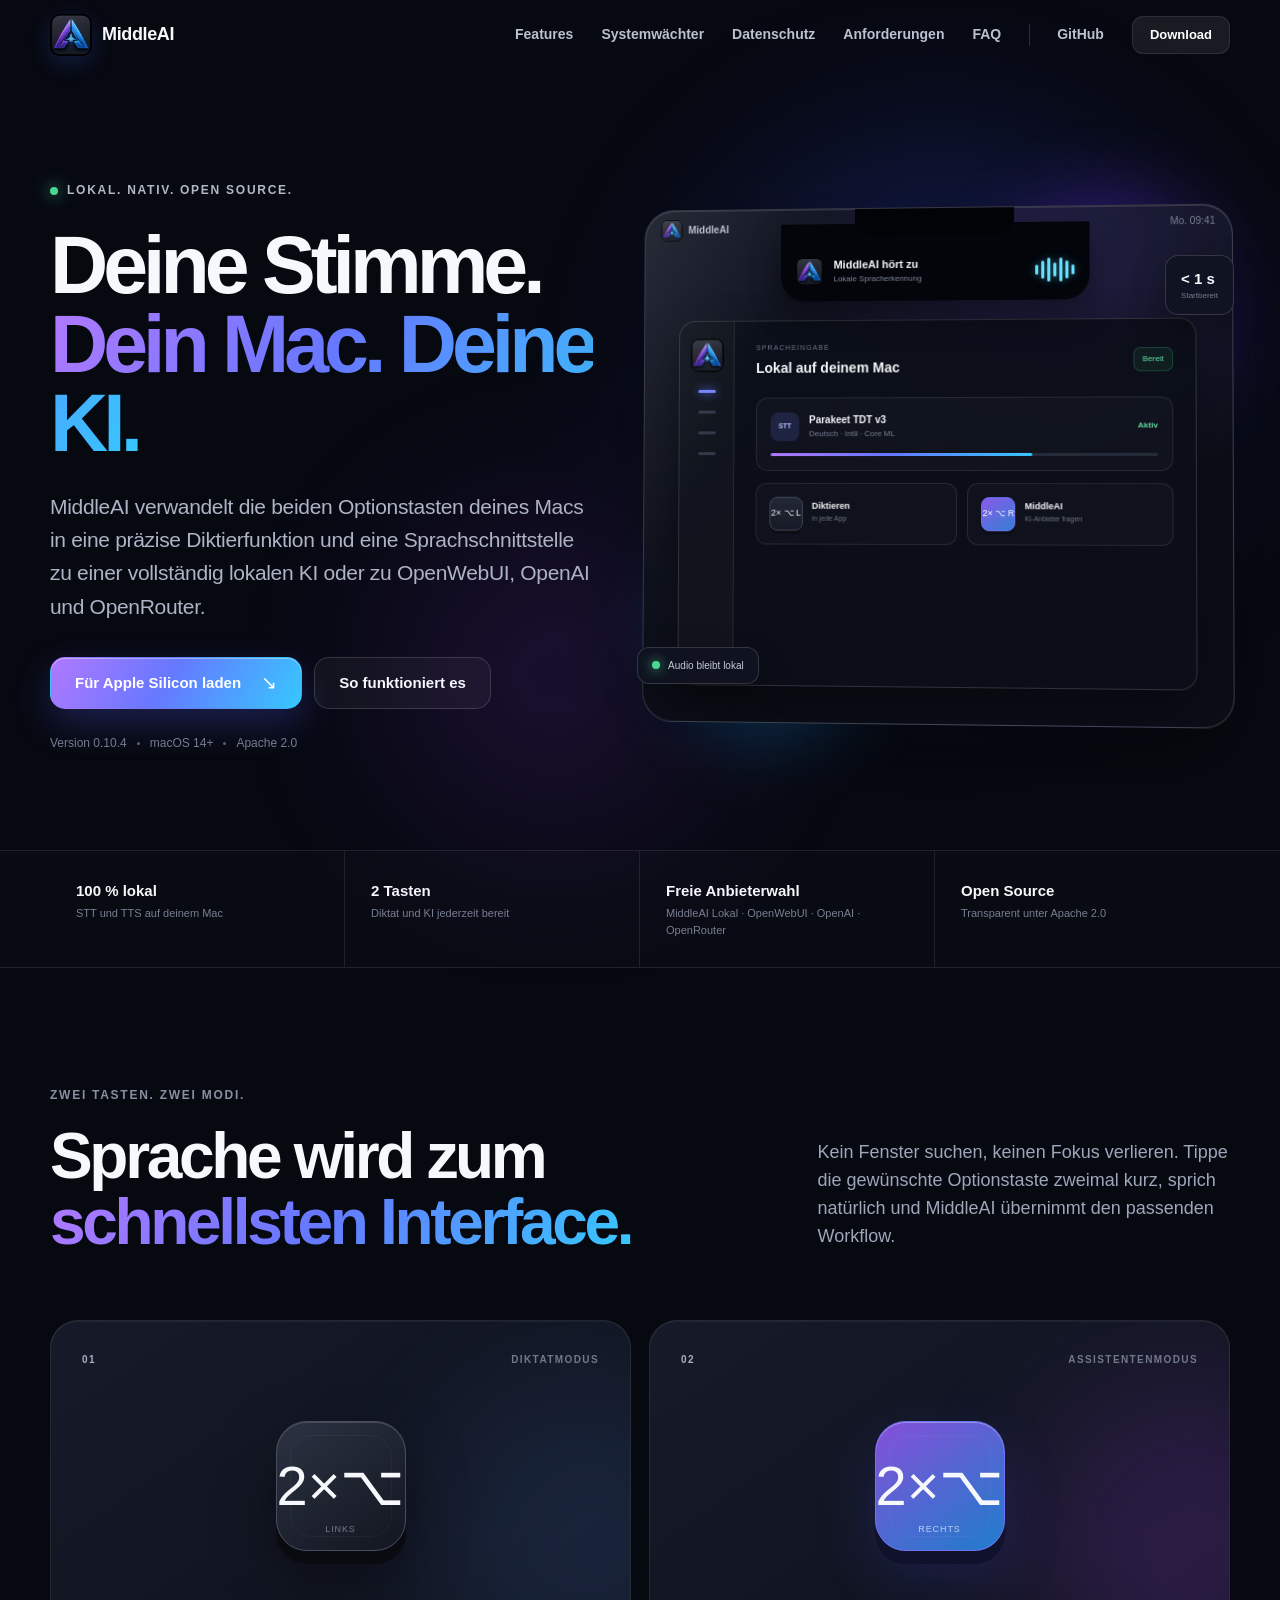
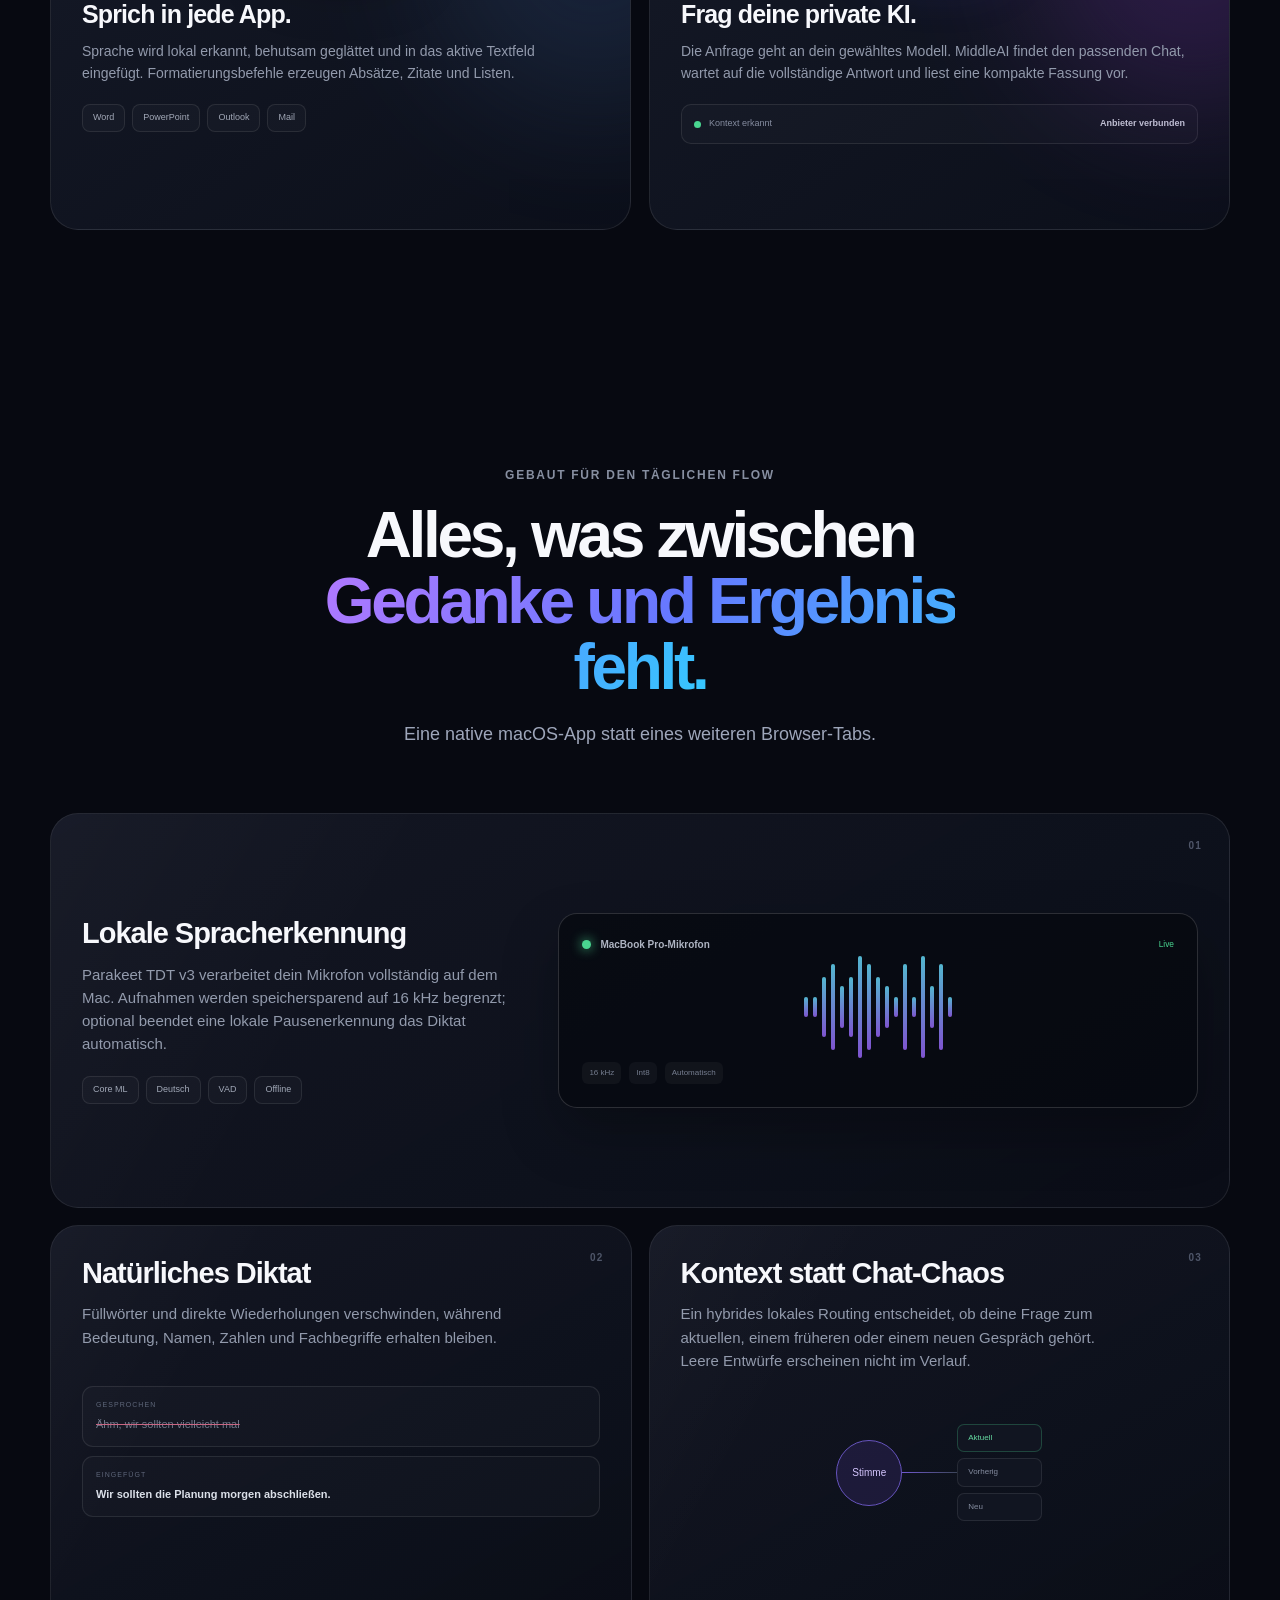
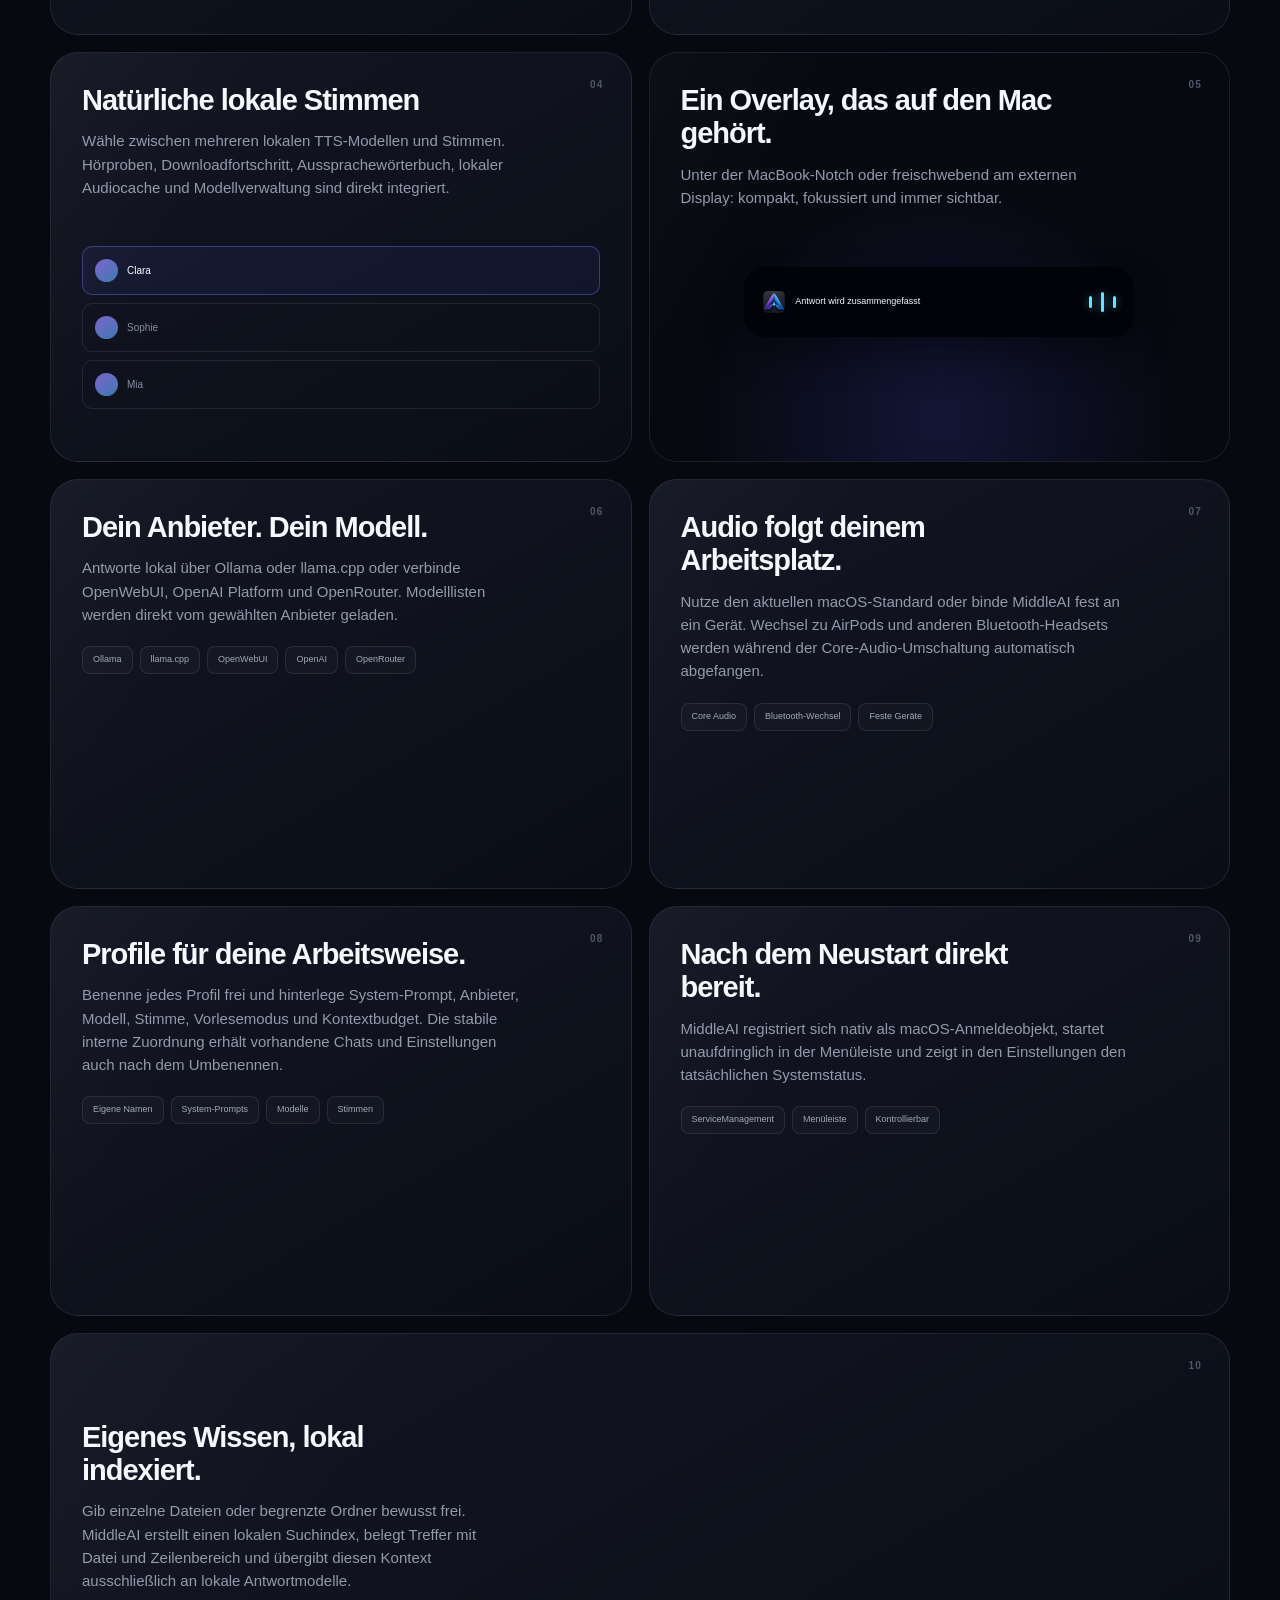
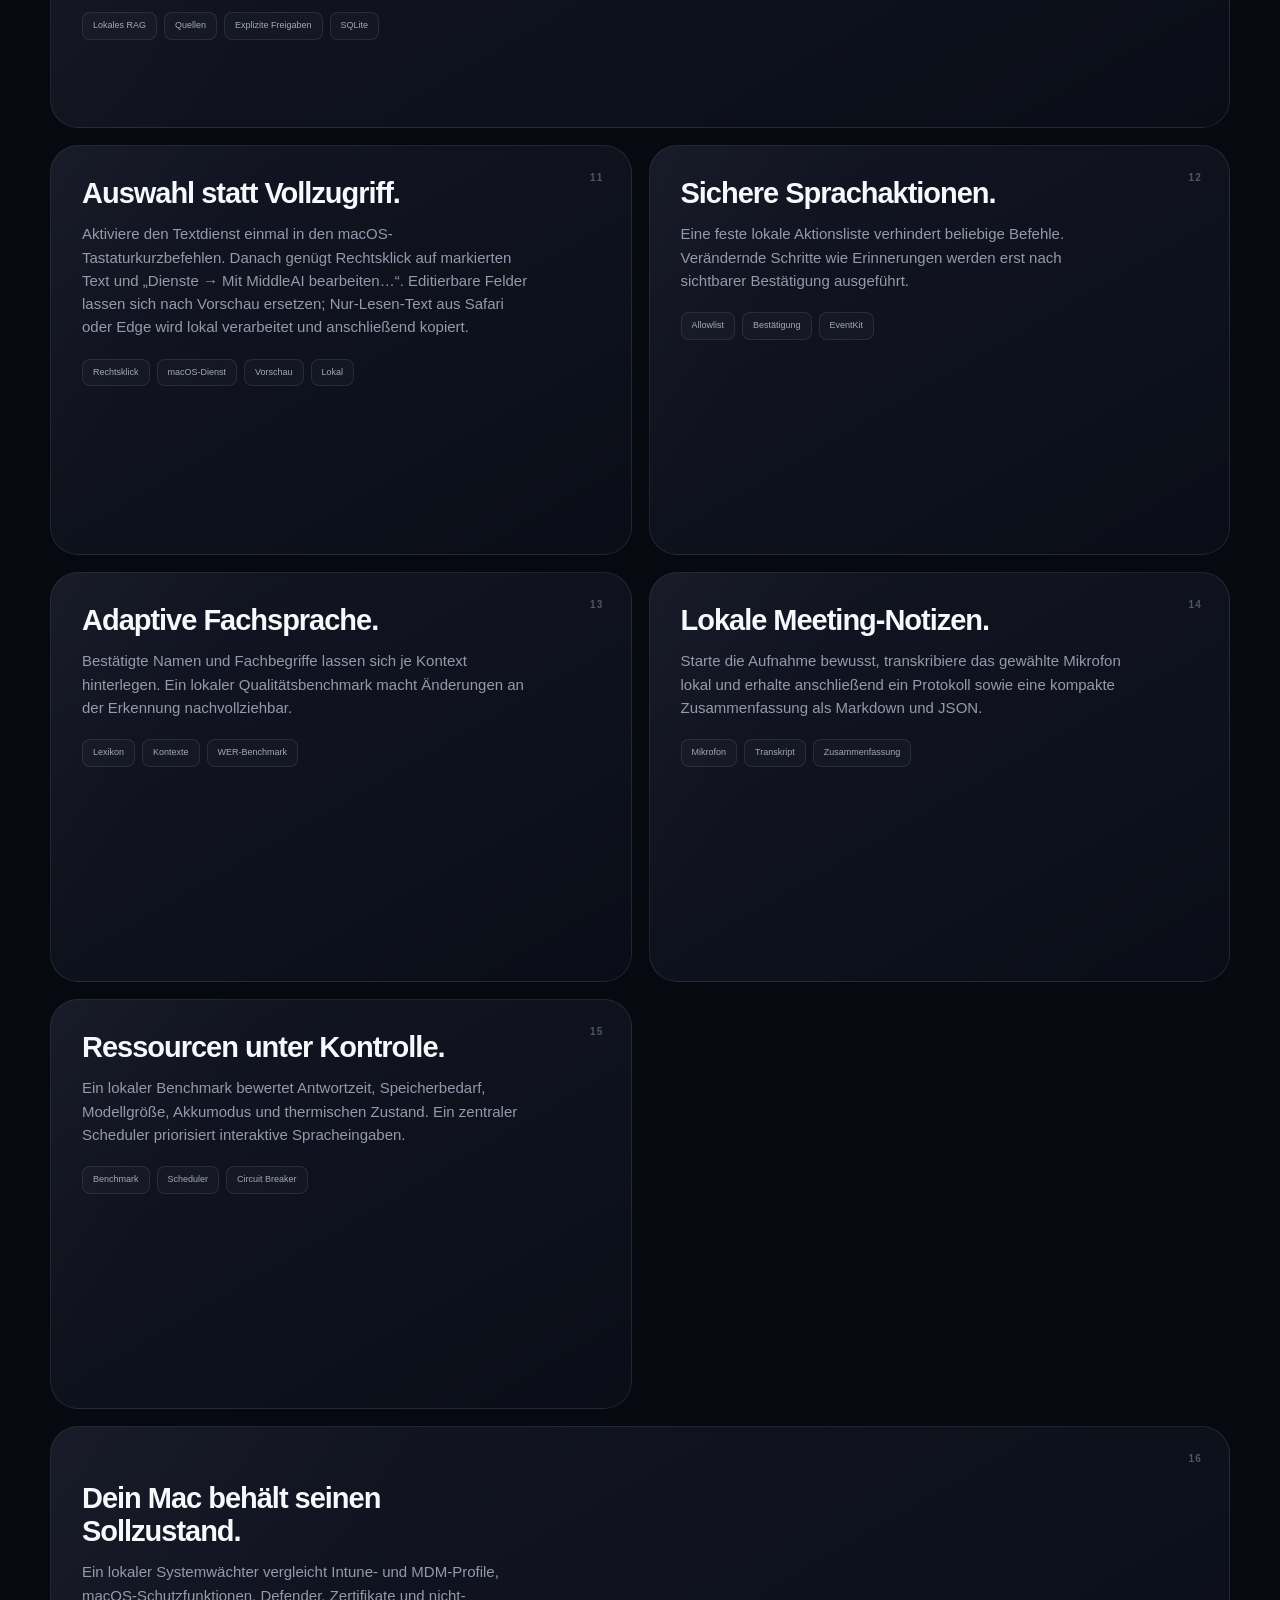
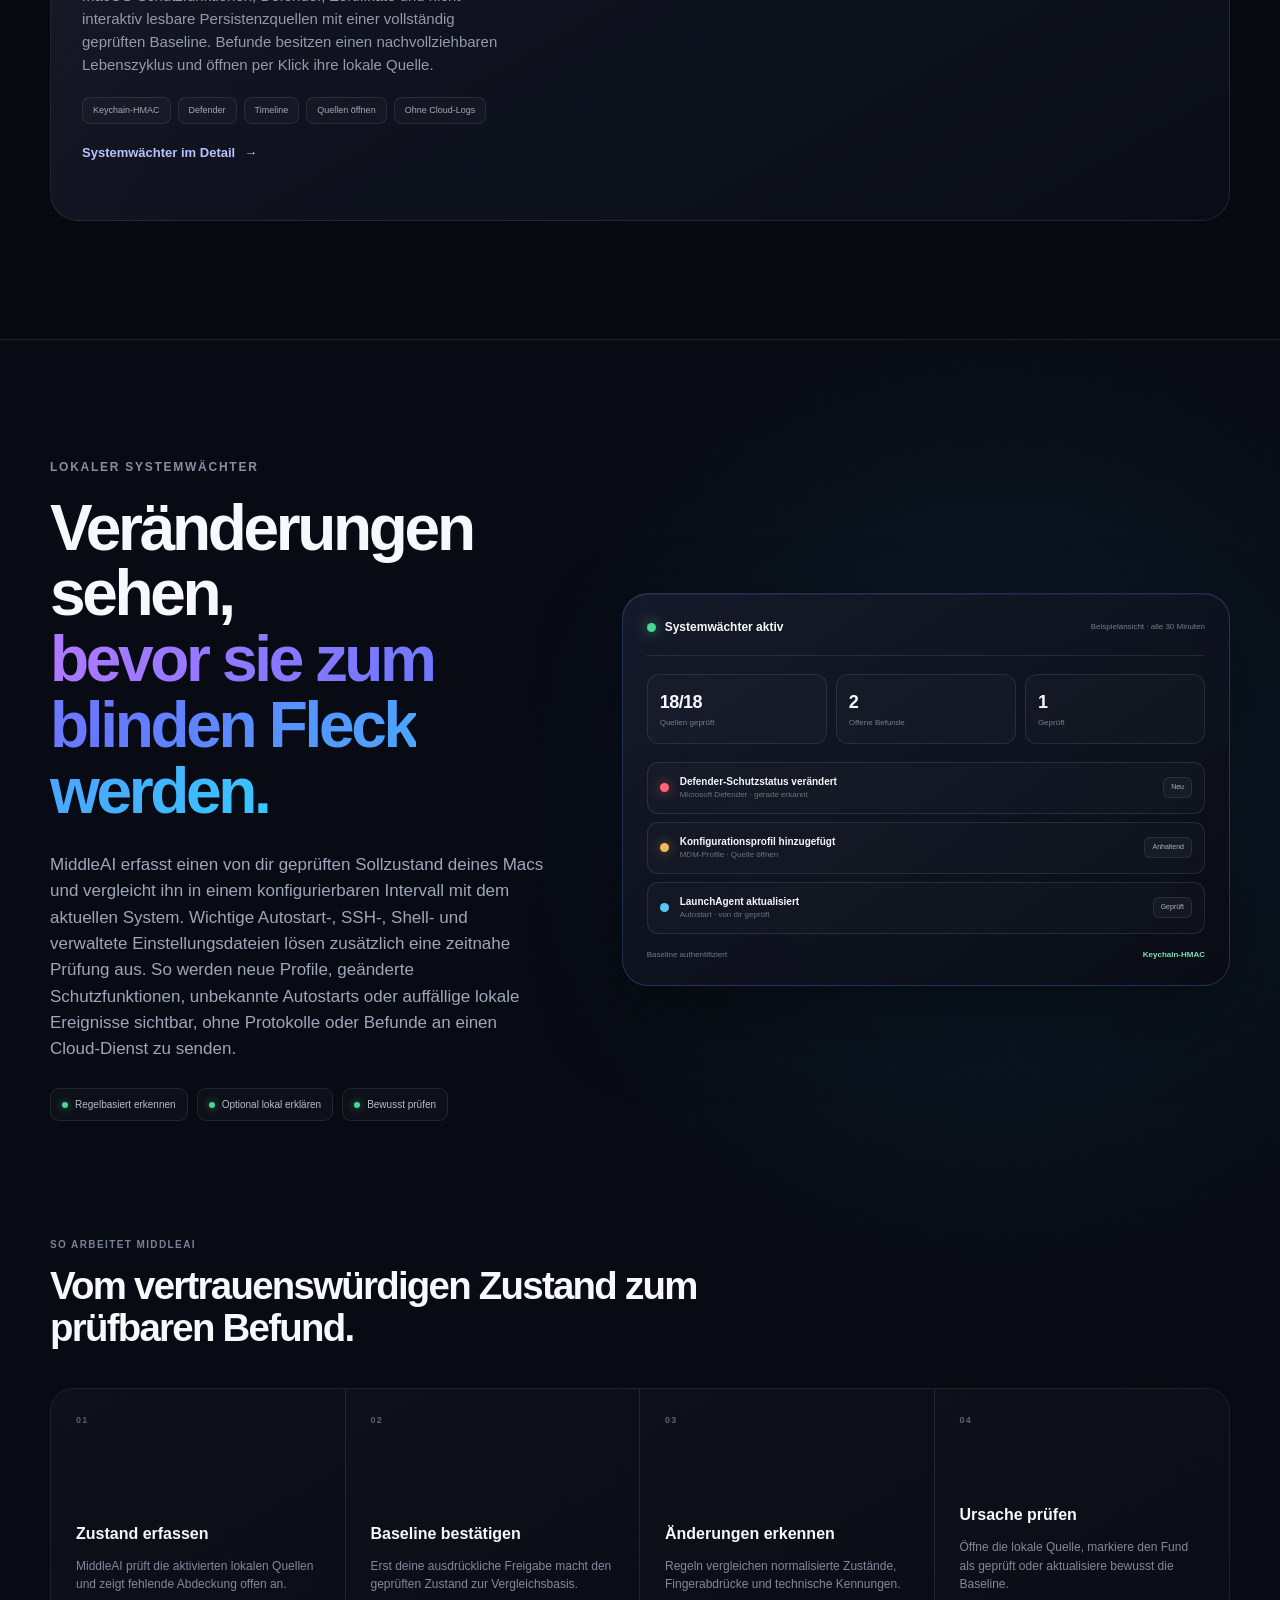
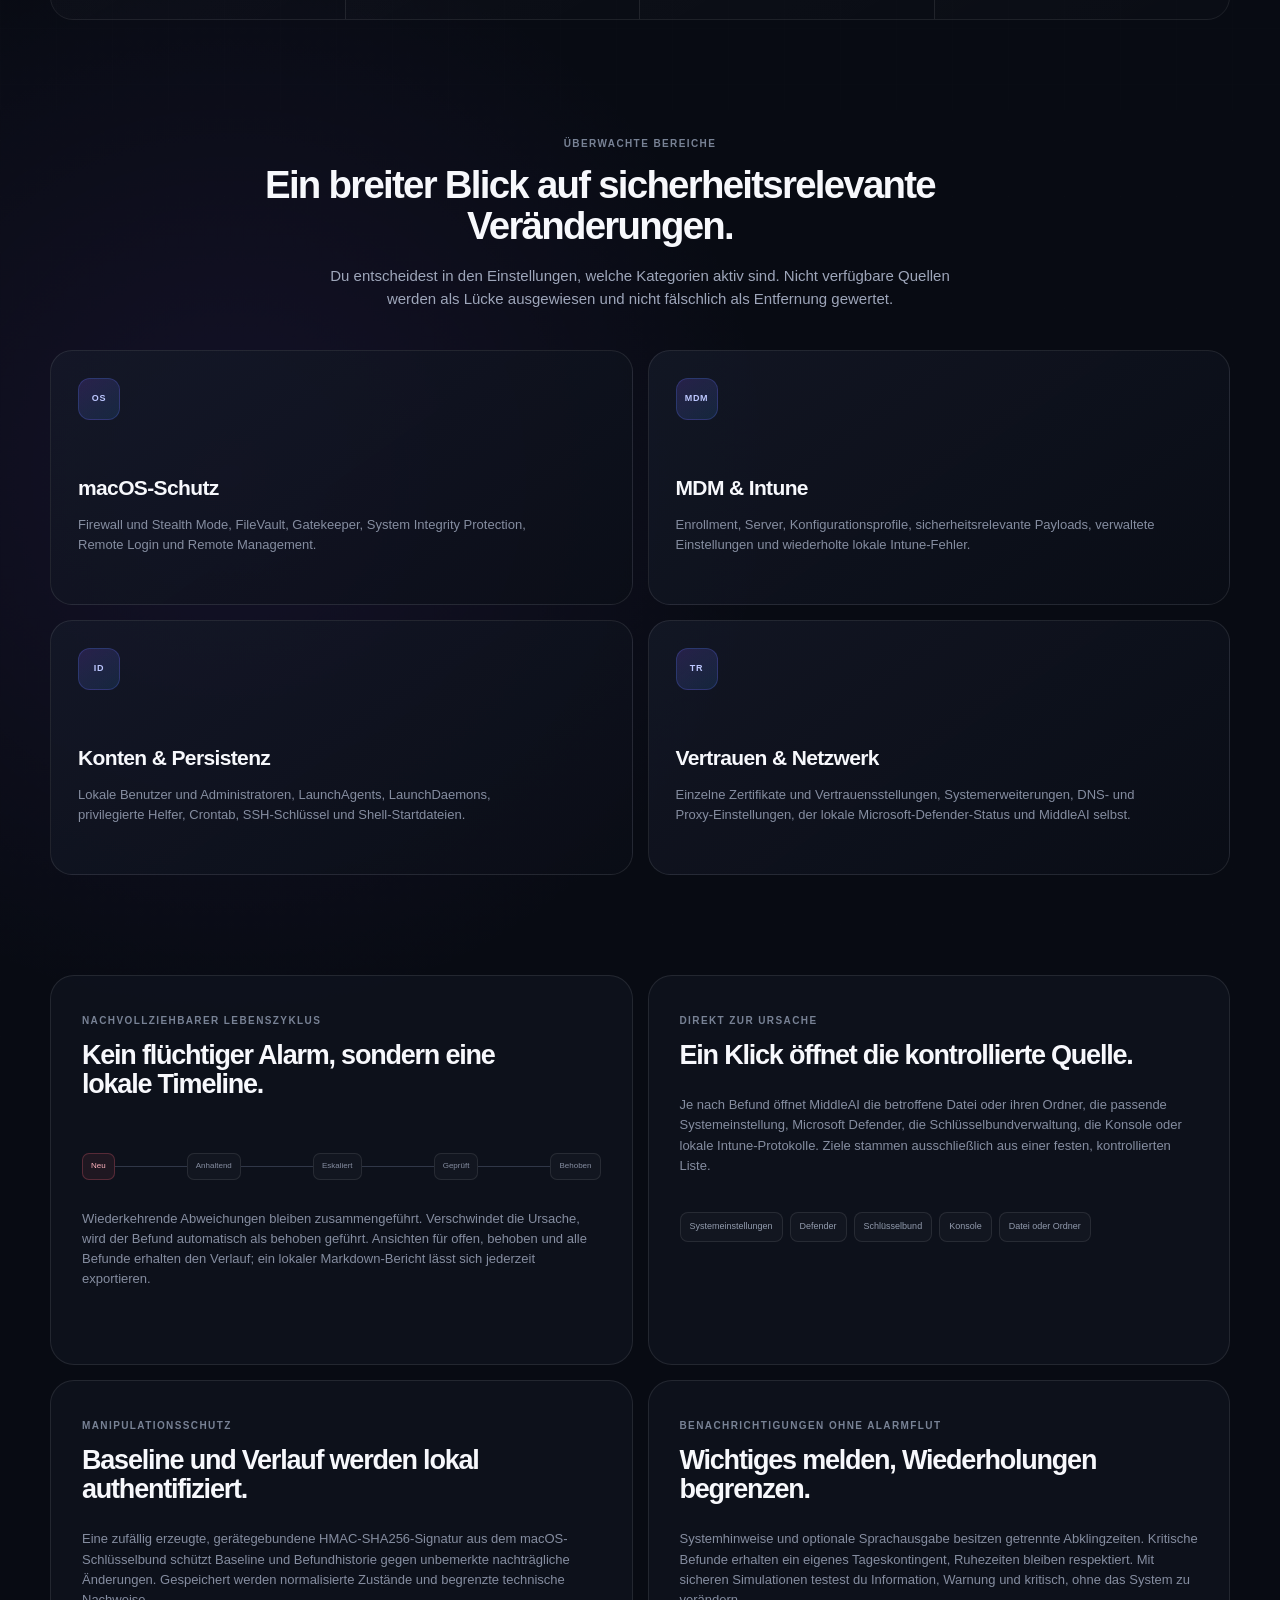
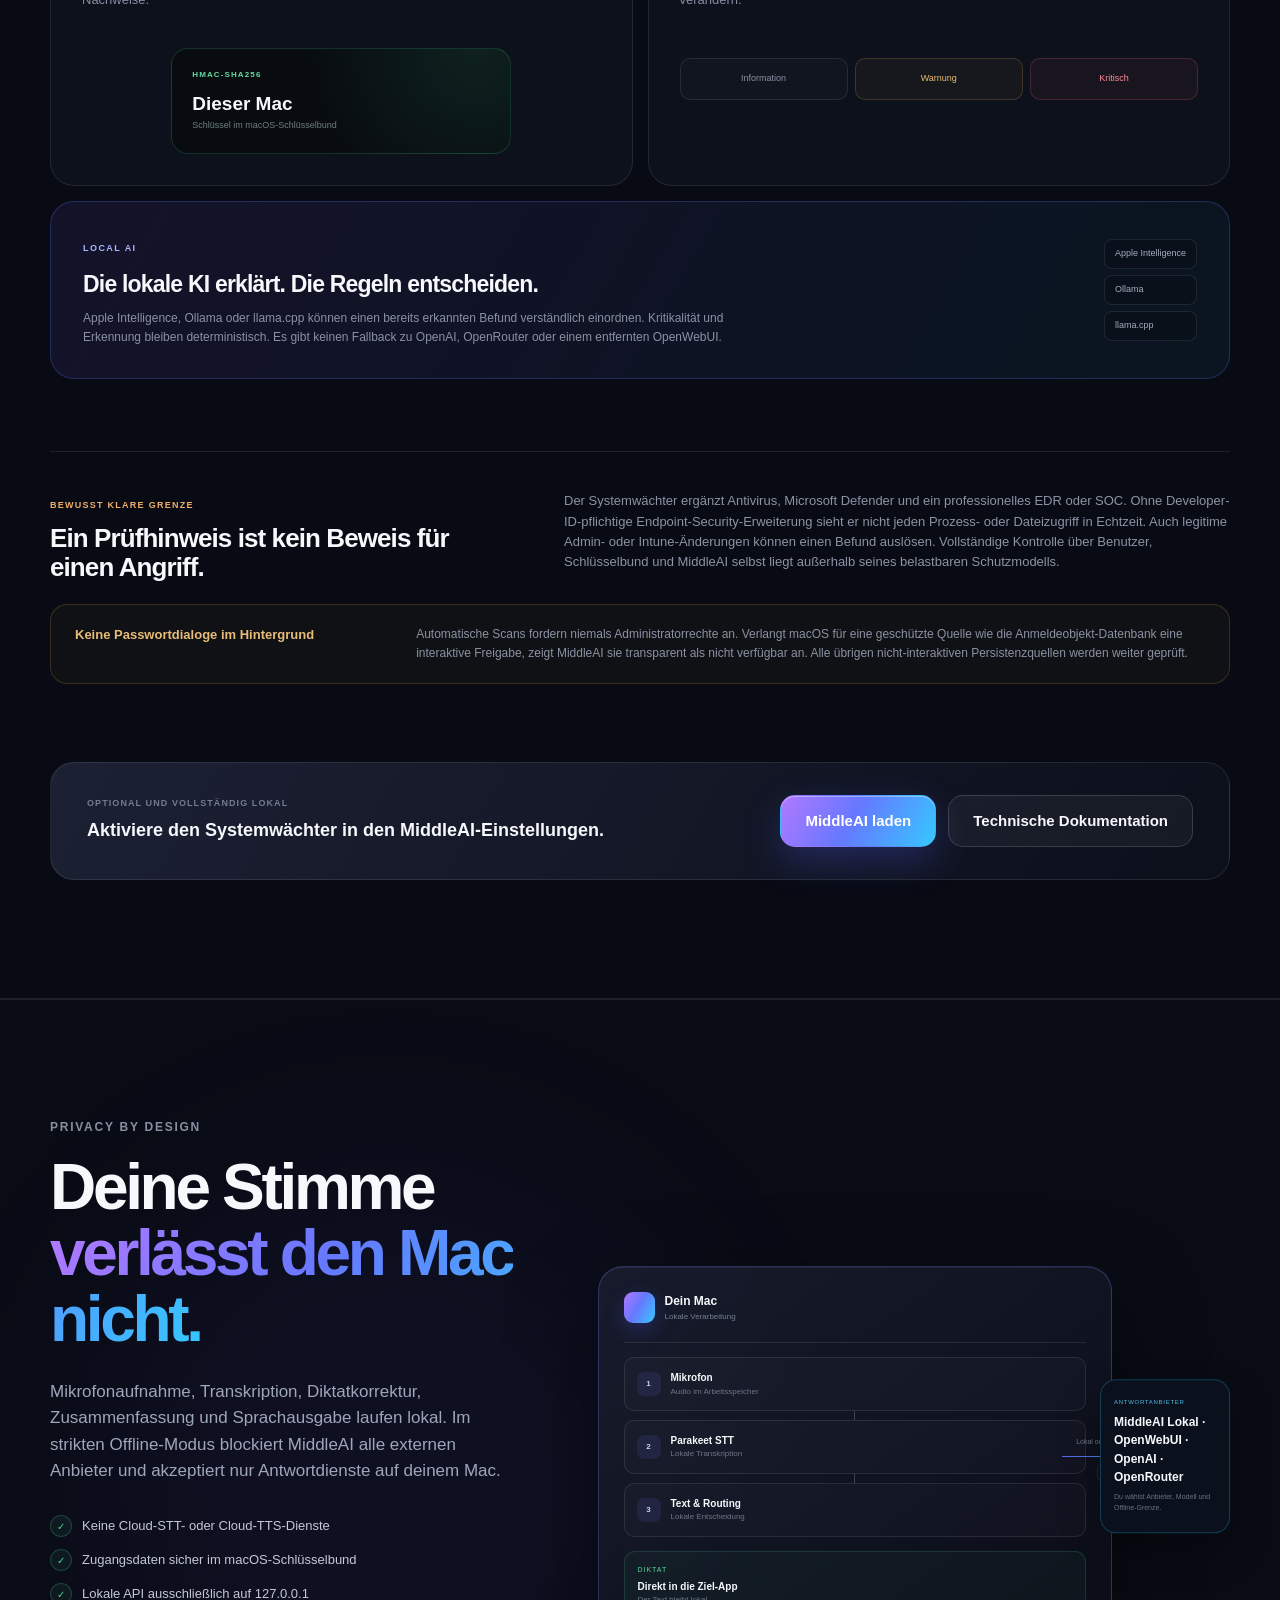
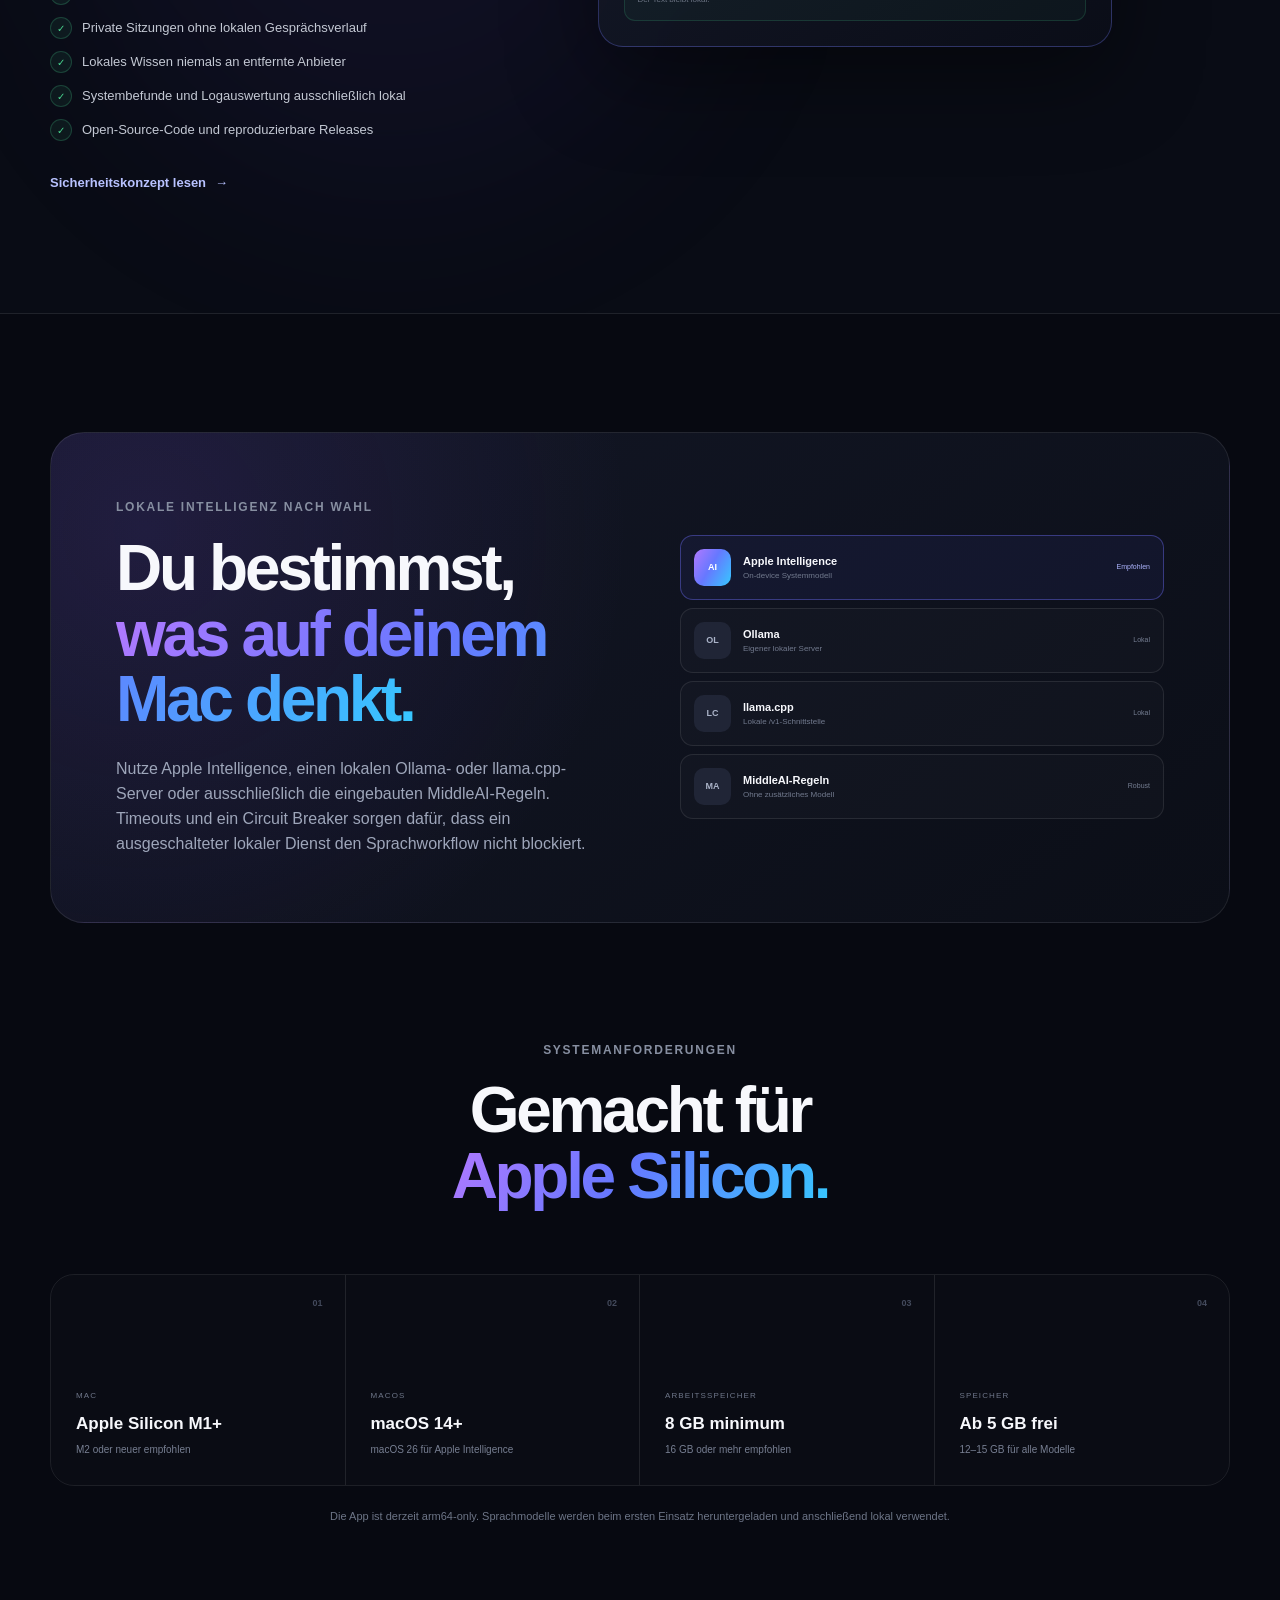
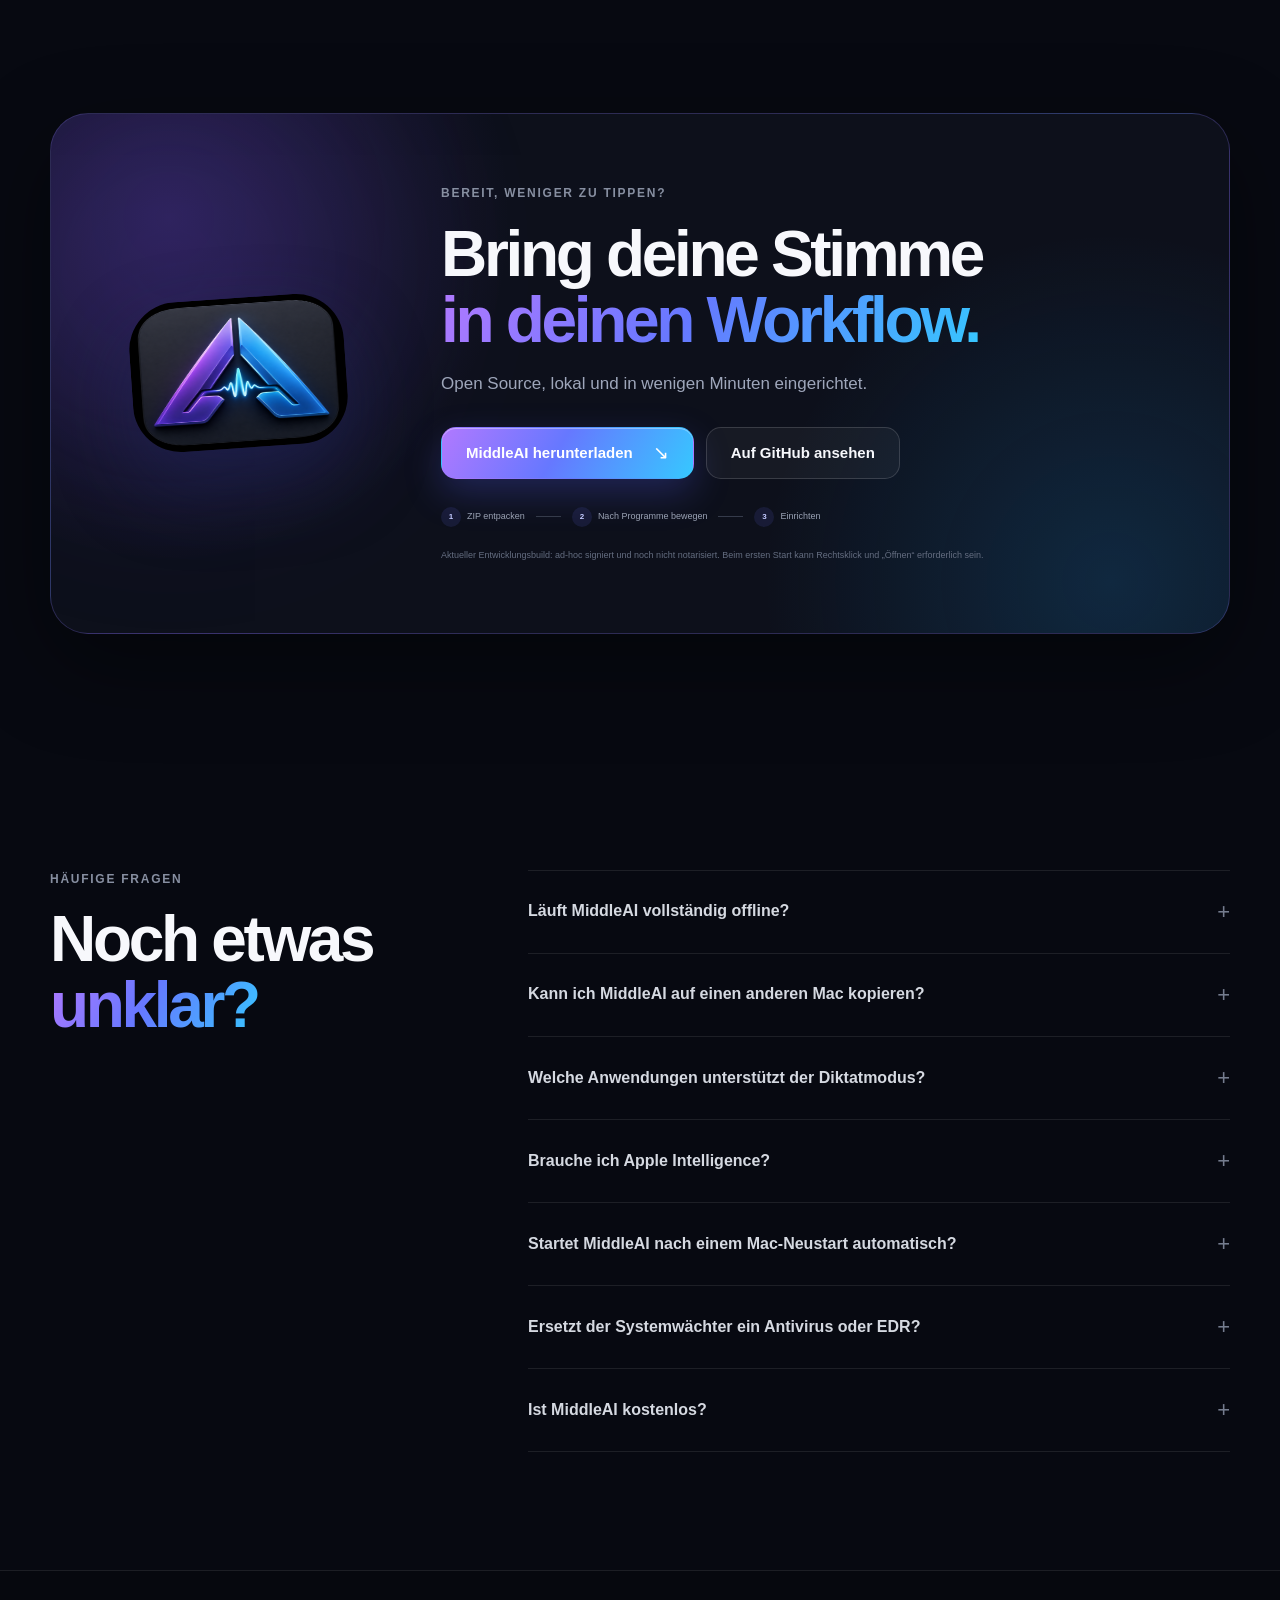
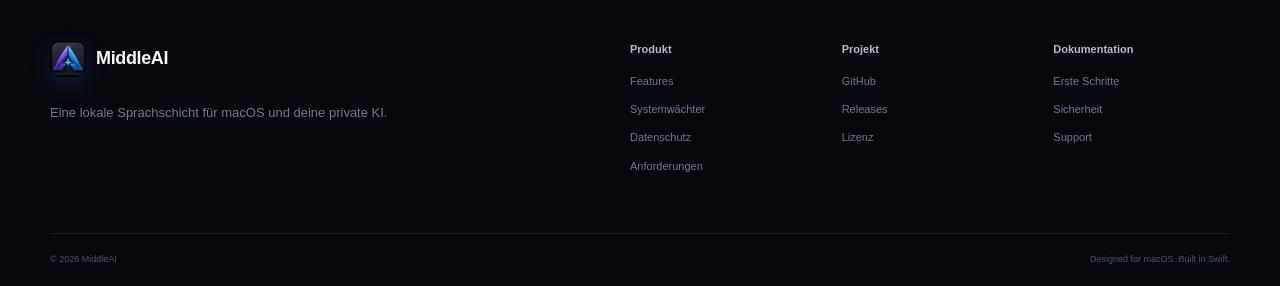
<file: docs/index.html>
<!doctype html>
<html lang="de">
  <head>
    <meta charset="utf-8">
    <meta name="viewport" content="width=device-width, initial-scale=1">
    <meta name="theme-color" content="#070911">
    <meta
      name="description"
      content="MiddleAI ist die lokale Sprachschicht für macOS: lokal diktieren, mit privaten KI-Modellen arbeiten und sicherheitsrelevante Systemänderungen ohne Cloud-Logs überwachen."
    >
    <meta property="og:type" content="website">
    <meta property="og:title" content="MiddleAI – Deine Stimme. Dein Mac. Deine KI.">
    <meta
      property="og:description"
      content="Lokales Diktat, wählbare KI-Anbieter, natürliche Sprachausgabe und ein lokaler Systemwächter – nativ für macOS."
    >
    <meta property="og:image" content="https://sschluet.github.io/middleai/assets/og.png">
    <meta property="og:url" content="https://sschluet.github.io/middleai/">
    <meta name="twitter:card" content="summary_large_image">
    <meta name="twitter:title" content="MiddleAI – Deine Stimme. Dein Mac. Deine KI.">
    <meta
      name="twitter:description"
      content="Lokales Diktat, lokale KI-Antworten und ein Systemwächter für prüfbare Veränderungen auf deinem Mac."
    >
    <meta name="twitter:image" content="https://sschluet.github.io/middleai/assets/og.png">
    <link rel="canonical" href="https://sschluet.github.io/middleai/">
    <link rel="icon" type="image/png" href="assets/favicon.png">
    <link rel="stylesheet" href="styles.css">
    <title>MiddleAI – Lokale Sprach-KI für macOS</title>
  </head>
  <body>
    <a class="skip-link" href="#main">Zum Inhalt springen</a>

    <header class="site-header" data-header>
      <div class="nav-shell">
        <a class="brand" href="#top" aria-label="MiddleAI Startseite">
          <img src="assets/middleai-icon.png" alt="" width="42" height="42">
          <span>MiddleAI</span>
        </a>
        <button class="nav-toggle" type="button" aria-expanded="false" aria-controls="main-nav">
          <span></span><span></span>
          <span class="sr-only">Navigation öffnen</span>
        </button>
        <nav id="main-nav" class="main-nav" aria-label="Hauptnavigation">
          <a href="#features">Features</a>
          <a href="#systemwaechter">Systemwächter</a>
          <a href="#privacy">Datenschutz</a>
          <a href="#requirements">Anforderungen</a>
          <a href="#faq">FAQ</a>
          <a class="nav-github" href="https://github.com/sschluet/middleai">GitHub</a>
          <a class="button button-small download-link" href="https://github.com/sschluet/middleai/releases/latest">
            Download
          </a>
        </nav>
      </div>
    </header>

    <main id="main">
      <section id="top" class="hero section-shell">
        <div class="hero-glow hero-glow-one" aria-hidden="true"></div>
        <div class="hero-glow hero-glow-two" aria-hidden="true"></div>
        <div class="hero-copy reveal">
          <div class="eyebrow"><span class="eyebrow-dot"></span> Lokal. Nativ. Open Source.</div>
          <h1>Deine Stimme.<br><span>Dein Mac. Deine KI.</span></h1>
          <p class="hero-lead">
            MiddleAI verwandelt die beiden Optionstasten deines Macs in eine präzise
            Diktierfunktion und eine Sprachschnittstelle zu einer vollständig lokalen KI oder
            zu OpenWebUI, OpenAI und OpenRouter.
          </p>
          <div class="hero-actions">
            <a class="button button-primary download-link" href="https://github.com/sschluet/middleai/releases/latest">
              <span>Für Apple Silicon laden</span>
              <span class="button-arrow" aria-hidden="true">↘</span>
            </a>
            <a class="button button-secondary" href="#how-it-works">So funktioniert es</a>
          </div>
          <div class="hero-meta">
            <span class="version-label">Version 0.10.4</span>
            <span>macOS 14+</span>
            <span>Apache 2.0</span>
          </div>
        </div>

        <div class="hero-visual reveal reveal-delay" aria-label="Vorschau der MiddleAI Sprachoberfläche">
          <div class="orb orb-one" aria-hidden="true"></div>
          <div class="orb orb-two" aria-hidden="true"></div>
          <div class="mac-frame">
            <div class="mac-camera" aria-hidden="true"></div>
            <div class="desktop-menu">
              <span class="mini-logo"><img src="assets/favicon.png" alt="" width="22" height="22">MiddleAI</span>
              <span>Mo. 09:41</span>
            </div>
            <div class="voice-island">
              <img src="assets/favicon.png" alt="" width="28" height="28">
              <div class="island-status">
                <strong>MiddleAI hört zu</strong>
                <span>Lokale Spracherkennung</span>
              </div>
              <div class="wave-bars" aria-hidden="true">
                <i></i><i></i><i></i><i></i><i></i><i></i><i></i>
              </div>
            </div>
            <div class="app-preview">
              <aside class="preview-sidebar">
                <div class="preview-avatar"><img src="assets/favicon.png" alt="" width="34" height="34"></div>
                <span class="active"></span><span></span><span></span><span></span>
              </aside>
              <div class="preview-content">
                <div class="preview-heading">
                  <div><small>SPRACHEINGABE</small><strong>Lokal auf deinem Mac</strong></div>
                  <span class="status-pill">Bereit</span>
                </div>
                <div class="setting-card">
                  <div class="setting-row"><span class="setting-icon">STT</span><div><strong>Parakeet TDT v3</strong><small>Deutsch · Int8 · Core ML</small></div><b>Aktiv</b></div>
                  <div class="level-line"><span></span></div>
                </div>
                <div class="shortcut-grid">
                  <div><span class="keycap">2× ⌥ L</span><strong>Diktieren</strong><small>In jede App</small></div>
                  <div><span class="keycap accent">2× ⌥ R</span><strong>MiddleAI</strong><small>KI-Anbieter fragen</small></div>
                </div>
              </div>
            </div>
          </div>
          <div class="floating-card floating-local"><span></span>Audio bleibt lokal</div>
          <div class="floating-card floating-latency"><strong>&lt; 1 s</strong><small>Startbereit</small></div>
        </div>
      </section>

      <section class="trust-strip" aria-label="Produktmerkmale">
        <div class="section-shell trust-grid">
          <div><strong>100 % lokal</strong><span>STT und TTS auf deinem Mac</span></div>
          <div><strong>2 Tasten</strong><span>Diktat und KI jederzeit bereit</span></div>
          <div><strong>Freie Anbieterwahl</strong><span>MiddleAI Lokal · OpenWebUI · OpenAI · OpenRouter</span></div>
          <div><strong>Open Source</strong><span>Transparent unter Apache 2.0</span></div>
        </div>
      </section>

      <section id="how-it-works" class="section section-shell split-intro">
        <div class="section-kicker reveal">Zwei Tasten. Zwei Modi.</div>
        <div class="split-heading reveal">
          <h2>Sprache wird zum<br><span>schnellsten Interface.</span></h2>
          <p>
            Kein Fenster suchen, keinen Fokus verlieren. Tippe die gewünschte Optionstaste
            zweimal kurz, sprich natürlich und MiddleAI übernimmt den passenden Workflow.
          </p>
        </div>
        <div class="mode-grid">
          <article class="mode-card mode-dictation reveal">
            <div class="mode-topline"><span>01</span><span>DIKTATMODUS</span></div>
            <div class="mode-key" aria-hidden="true">2×⌥<small>links</small></div>
            <h3>Sprich in jede App.</h3>
            <p>
              Sprache wird lokal erkannt, behutsam geglättet und in das aktive Textfeld
              eingefügt. Formatierungsbefehle erzeugen Absätze, Zitate und Listen.
            </p>
            <div class="app-chips"><span>Word</span><span>PowerPoint</span><span>Outlook</span><span>Mail</span></div>
          </article>
          <article class="mode-card mode-assistant reveal reveal-delay">
            <div class="mode-topline"><span>02</span><span>ASSISTENTENMODUS</span></div>
            <div class="mode-key mode-key-accent" aria-hidden="true">2×⌥<small>rechts</small></div>
            <h3>Frag deine private KI.</h3>
            <p>
              Die Anfrage geht an dein gewähltes Modell. MiddleAI findet den passenden Chat,
              wartet auf die vollständige Antwort und liest eine kompakte Fassung vor.
            </p>
            <div class="conversation-line"><i></i><span>Kontext erkannt</span><b>Anbieter verbunden</b></div>
          </article>
        </div>
      </section>

      <section id="features" class="section section-shell">
        <div class="section-heading centered reveal">
          <div class="section-kicker">Gebaut für den täglichen Flow</div>
          <h2>Alles, was zwischen<br><span>Gedanke und Ergebnis fehlt.</span></h2>
          <p>Eine native macOS-App statt eines weiteren Browser-Tabs.</p>
        </div>
        <div class="bento-grid">
          <article class="feature-card feature-wide reveal">
            <div class="feature-number">01</div>
            <div class="feature-copy">
              <h3>Lokale Spracherkennung</h3>
              <p>Parakeet TDT v3 verarbeitet dein Mikrofon vollständig auf dem Mac. Aufnahmen werden speichersparend auf 16 kHz begrenzt; optional beendet eine lokale Pausenerkennung das Diktat automatisch.</p>
              <div class="feature-tags"><span>Core ML</span><span>Deutsch</span><span>VAD</span><span>Offline</span></div>
            </div>
            <div class="audio-panel" aria-hidden="true">
              <div class="audio-title"><span></span><b>MacBook Pro-Mikrofon</b><small>Live</small></div>
              <div class="audio-wave">
                <i></i><i></i><i></i><i></i><i></i><i></i><i></i><i></i><i></i><i></i><i></i><i></i><i></i><i></i><i></i><i></i><i></i>
              </div>
              <div class="audio-footer"><span>16 kHz</span><span>Int8</span><span>Automatisch</span></div>
            </div>
          </article>

          <article class="feature-card reveal">
            <div class="feature-number">02</div>
            <h3>Natürliches Diktat</h3>
            <p>Füllwörter und direkte Wiederholungen verschwinden, während Bedeutung, Namen, Zahlen und Fachbegriffe erhalten bleiben.</p>
            <div class="before-after">
              <div><small>GESPROCHEN</small><del>Ähm, wir sollten vielleicht mal</del></div>
              <div><small>EINGEFÜGT</small><strong>Wir sollten die Planung morgen abschließen.</strong></div>
            </div>
          </article>

          <article class="feature-card reveal reveal-delay">
            <div class="feature-number">03</div>
            <h3>Kontext statt Chat-Chaos</h3>
            <p>Ein hybrides lokales Routing entscheidet, ob deine Frage zum aktuellen, einem früheren oder einem neuen Gespräch gehört. Leere Entwürfe erscheinen nicht im Verlauf.</p>
            <div class="route-map" aria-hidden="true">
              <div class="route-node source">Stimme</div><span></span>
              <div class="route-options"><i>Aktuell</i><i>Vorherig</i><i>Neu</i></div>
            </div>
          </article>

          <article class="feature-card reveal">
            <div class="feature-number">04</div>
            <h3>Natürliche lokale Stimmen</h3>
            <p>Wähle zwischen mehreren lokalen TTS-Modellen und Stimmen. Hörproben, Downloadfortschritt, Aussprachewörterbuch, lokaler Audiocache und Modellverwaltung sind direkt integriert.</p>
            <div class="voice-choices"><span class="selected"><i></i>Clara</span><span><i></i>Sophie</span><span><i></i>Mia</span></div>
          </article>

          <article class="feature-card feature-dark reveal reveal-delay">
            <div class="feature-number">05</div>
            <h3>Ein Overlay, das auf den Mac gehört.</h3>
            <p>Unter der MacBook-Notch oder freischwebend am externen Display: kompakt, fokussiert und immer sichtbar.</p>
            <div class="mini-island"><img src="assets/favicon.png" alt="" width="24" height="24"><span>Antwort wird zusammengefasst</span><i></i><i></i><i></i></div>
          </article>

          <article class="feature-card reveal">
            <div class="feature-number">06</div>
            <h3>Dein Anbieter. Dein Modell.</h3>
            <p>Antworte lokal über Ollama oder llama.cpp oder verbinde OpenWebUI, OpenAI Platform und OpenRouter. Modelllisten werden direkt vom gewählten Anbieter geladen.</p>
            <div class="feature-tags"><span>Ollama</span><span>llama.cpp</span><span>OpenWebUI</span><span>OpenAI</span><span>OpenRouter</span></div>
          </article>

          <article class="feature-card reveal reveal-delay">
            <div class="feature-number">07</div>
            <h3>Audio folgt deinem Arbeitsplatz.</h3>
            <p>Nutze den aktuellen macOS-Standard oder binde MiddleAI fest an ein Gerät. Wechsel zu AirPods und anderen Bluetooth-Headsets werden während der Core-Audio-Umschaltung automatisch abgefangen.</p>
            <div class="feature-tags"><span>Core Audio</span><span>Bluetooth-Wechsel</span><span>Feste Geräte</span></div>
          </article>

          <article class="feature-card reveal">
            <div class="feature-number">08</div>
            <h3>Profile für deine Arbeitsweise.</h3>
            <p>Benenne jedes Profil frei und hinterlege System-Prompt, Anbieter, Modell, Stimme, Vorlesemodus und Kontextbudget. Die stabile interne Zuordnung erhält vorhandene Chats und Einstellungen auch nach dem Umbenennen.</p>
            <div class="feature-tags"><span>Eigene Namen</span><span>System-Prompts</span><span>Modelle</span><span>Stimmen</span></div>
          </article>

          <article class="feature-card reveal reveal-delay">
            <div class="feature-number">09</div>
            <h3>Nach dem Neustart direkt bereit.</h3>
            <p>MiddleAI registriert sich nativ als macOS-Anmeldeobjekt, startet unaufdringlich in der Menüleiste und zeigt in den Einstellungen den tatsächlichen Systemstatus.</p>
            <div class="feature-tags"><span>ServiceManagement</span><span>Menüleiste</span><span>Kontrollierbar</span></div>
          </article>

          <article class="feature-card feature-wide reveal">
            <div class="feature-number">10</div>
            <div class="feature-copy">
              <h3>Eigenes Wissen, lokal indexiert.</h3>
              <p>Gib einzelne Dateien oder begrenzte Ordner bewusst frei. MiddleAI erstellt einen lokalen Suchindex, belegt Treffer mit Datei und Zeilenbereich und übergibt diesen Kontext ausschließlich an lokale Antwortmodelle.</p>
              <div class="feature-tags"><span>Lokales RAG</span><span>Quellen</span><span>Explizite Freigaben</span><span>SQLite</span></div>
            </div>
          </article>

          <article class="feature-card reveal">
            <div class="feature-number">11</div>
            <h3>Auswahl statt Vollzugriff.</h3>
            <p>Aktiviere den Textdienst einmal in den macOS-Tastaturkurzbefehlen. Danach genügt Rechtsklick auf markierten Text und „Dienste → Mit MiddleAI bearbeiten…“. Editierbare Felder lassen sich nach Vorschau ersetzen; Nur-Lesen-Text aus Safari oder Edge wird lokal verarbeitet und anschließend kopiert.</p>
            <div class="feature-tags"><span>Rechtsklick</span><span>macOS-Dienst</span><span>Vorschau</span><span>Lokal</span></div>
          </article>

          <article class="feature-card reveal reveal-delay">
            <div class="feature-number">12</div>
            <h3>Sichere Sprachaktionen.</h3>
            <p>Eine feste lokale Aktionsliste verhindert beliebige Befehle. Verändernde Schritte wie Erinnerungen werden erst nach sichtbarer Bestätigung ausgeführt.</p>
            <div class="feature-tags"><span>Allowlist</span><span>Bestätigung</span><span>EventKit</span></div>
          </article>

          <article class="feature-card reveal">
            <div class="feature-number">13</div>
            <h3>Adaptive Fachsprache.</h3>
            <p>Bestätigte Namen und Fachbegriffe lassen sich je Kontext hinterlegen. Ein lokaler Qualitätsbenchmark macht Änderungen an der Erkennung nachvollziehbar.</p>
            <div class="feature-tags"><span>Lexikon</span><span>Kontexte</span><span>WER-Benchmark</span></div>
          </article>

          <article class="feature-card reveal reveal-delay">
            <div class="feature-number">14</div>
            <h3>Lokale Meeting-Notizen.</h3>
            <p>Starte die Aufnahme bewusst, transkribiere das gewählte Mikrofon lokal und erhalte anschließend ein Protokoll sowie eine kompakte Zusammenfassung als Markdown und JSON.</p>
            <div class="feature-tags"><span>Mikrofon</span><span>Transkript</span><span>Zusammenfassung</span></div>
          </article>

          <article class="feature-card reveal">
            <div class="feature-number">15</div>
            <h3>Ressourcen unter Kontrolle.</h3>
            <p>Ein lokaler Benchmark bewertet Antwortzeit, Speicherbedarf, Modellgröße, Akkumodus und thermischen Zustand. Ein zentraler Scheduler priorisiert interaktive Spracheingaben.</p>
            <div class="feature-tags"><span>Benchmark</span><span>Scheduler</span><span>Circuit Breaker</span></div>
          </article>

          <article class="feature-card feature-wide reveal reveal-delay">
            <div class="feature-number">16</div>
            <div class="feature-copy">
              <h3>Dein Mac behält seinen Sollzustand.</h3>
              <p>Ein lokaler Systemwächter vergleicht Intune- und MDM-Profile, macOS-Schutzfunktionen, Defender, Zertifikate und nicht-interaktiv lesbare Persistenzquellen mit einer vollständig geprüften Baseline. Befunde besitzen einen nachvollziehbaren Lebenszyklus und öffnen per Klick ihre lokale Quelle.</p>
              <div class="feature-tags"><span>Keychain-HMAC</span><span>Defender</span><span>Timeline</span><span>Quellen öffnen</span><span>Ohne Cloud-Logs</span></div>
              <a class="text-link feature-detail-link" href="#systemwaechter">Systemwächter im Detail <span>→</span></a>
            </div>
          </article>
        </div>
      </section>

      <section id="systemwaechter" class="section system-monitor-section">
        <div class="section-shell">
          <div class="system-monitor-intro">
            <div class="system-monitor-copy reveal">
              <div class="section-kicker">Lokaler Systemwächter</div>
              <h2>Veränderungen sehen,<br><span>bevor sie zum blinden Fleck werden.</span></h2>
              <p>
                MiddleAI erfasst einen von dir geprüften Sollzustand deines Macs und vergleicht
                ihn in einem konfigurierbaren Intervall mit dem aktuellen System. Wichtige
                Autostart-, SSH-, Shell- und verwaltete Einstellungsdateien lösen zusätzlich
                eine zeitnahe Prüfung aus. So werden neue Profile, geänderte
                Schutzfunktionen, unbekannte Autostarts oder auffällige lokale Ereignisse sichtbar,
                ohne Protokolle oder Befunde an einen Cloud-Dienst zu senden.
              </p>
              <div class="monitor-principles" aria-label="Grundprinzipien des Systemwächters">
                <span><i></i>Regelbasiert erkennen</span>
                <span><i></i>Optional lokal erklären</span>
                <span><i></i>Bewusst prüfen</span>
              </div>
            </div>

            <div class="monitor-dashboard reveal reveal-delay" aria-label="Beispielansicht des lokalen Systemwächters">
              <div class="dashboard-topline">
                <div><span class="dashboard-status-dot"></span><strong>Systemwächter aktiv</strong></div>
                <small>Beispielansicht · alle 30 Minuten</small>
              </div>
              <div class="dashboard-summary">
                <div><strong>18/18</strong><span>Quellen geprüft</span></div>
                <div><strong>2</strong><span>Offene Befunde</span></div>
                <div><strong>1</strong><span>Geprüft</span></div>
              </div>
              <div class="dashboard-findings">
                <div class="dashboard-finding finding-critical">
                  <span class="finding-indicator"></span>
                  <div><strong>Defender-Schutzstatus verändert</strong><small>Microsoft Defender · gerade erkannt</small></div>
                  <span class="finding-state">Neu</span>
                </div>
                <div class="dashboard-finding finding-warning">
                  <span class="finding-indicator"></span>
                  <div><strong>Konfigurationsprofil hinzugefügt</strong><small>MDM-Profile · Quelle öffnen</small></div>
                  <span class="finding-state">Anhaltend</span>
                </div>
                <div class="dashboard-finding finding-reviewed">
                  <span class="finding-indicator"></span>
                  <div><strong>LaunchAgent aktualisiert</strong><small>Autostart · von dir geprüft</small></div>
                  <span class="finding-state">Geprüft</span>
                </div>
              </div>
              <div class="dashboard-footer"><span>Baseline authentifiziert</span><b>Keychain-HMAC</b></div>
            </div>
          </div>

          <div class="monitor-workflow reveal" aria-labelledby="monitor-workflow-heading">
            <div class="monitor-subheading">
              <span>So arbeitet MiddleAI</span>
              <h3 id="monitor-workflow-heading">Vom vertrauenswürdigen Zustand zum prüfbaren Befund.</h3>
            </div>
            <ol class="workflow-grid">
              <li><b>01</b><div><strong>Zustand erfassen</strong><p>MiddleAI prüft die aktivierten lokalen Quellen und zeigt fehlende Abdeckung offen an.</p></div></li>
              <li><b>02</b><div><strong>Baseline bestätigen</strong><p>Erst deine ausdrückliche Freigabe macht den geprüften Zustand zur Vergleichsbasis.</p></div></li>
              <li><b>03</b><div><strong>Änderungen erkennen</strong><p>Regeln vergleichen normalisierte Zustände, Fingerabdrücke und technische Kennungen.</p></div></li>
              <li><b>04</b><div><strong>Ursache prüfen</strong><p>Öffne die lokale Quelle, markiere den Fund als geprüft oder aktualisiere bewusst die Baseline.</p></div></li>
            </ol>
          </div>

          <div class="monitor-capabilities">
            <div class="monitor-subheading centered reveal">
              <span>Überwachte Bereiche</span>
              <h3>Ein breiter Blick auf sicherheitsrelevante Veränderungen.</h3>
              <p>Du entscheidest in den Einstellungen, welche Kategorien aktiv sind. Nicht verfügbare Quellen werden als Lücke ausgewiesen und nicht fälschlich als Entfernung gewertet.</p>
            </div>
            <div class="capability-grid">
              <article class="capability-card reveal">
                <div class="capability-icon">OS</div>
                <h4>macOS-Schutz</h4>
                <p>Firewall und Stealth Mode, FileVault, Gatekeeper, System Integrity Protection, Remote Login und Remote Management.</p>
              </article>
              <article class="capability-card reveal reveal-delay">
                <div class="capability-icon">MDM</div>
                <h4>MDM &amp; Intune</h4>
                <p>Enrollment, Server, Konfigurationsprofile, sicherheitsrelevante Payloads, verwaltete Einstellungen und wiederholte lokale Intune-Fehler.</p>
              </article>
              <article class="capability-card reveal">
                <div class="capability-icon">ID</div>
                <h4>Konten &amp; Persistenz</h4>
                <p>Lokale Benutzer und Administratoren, LaunchAgents, LaunchDaemons, privilegierte Helfer, Crontab, SSH-Schlüssel und Shell-Startdateien.</p>
              </article>
              <article class="capability-card reveal reveal-delay">
                <div class="capability-icon">TR</div>
                <h4>Vertrauen &amp; Netzwerk</h4>
                <p>Einzelne Zertifikate und Vertrauensstellungen, Systemerweiterungen, DNS- und Proxy-Einstellungen, der lokale Microsoft-Defender-Status und MiddleAI selbst.</p>
              </article>
            </div>
          </div>

          <div class="monitor-details-grid">
            <article class="monitor-detail-card monitor-timeline reveal">
              <div class="monitor-subheading">
                <span>Nachvollziehbarer Lebenszyklus</span>
                <h3>Kein flüchtiger Alarm, sondern eine lokale Timeline.</h3>
              </div>
              <div class="lifecycle-flow" aria-label="Lebenszyklus eines Befunds">
                <span class="active">Neu</span><i></i><span>Anhaltend</span><i></i><span>Eskaliert</span><i></i><span>Geprüft</span><i></i><span>Behoben</span>
              </div>
              <p>Wiederkehrende Abweichungen bleiben zusammengeführt. Verschwindet die Ursache, wird der Befund automatisch als behoben geführt. Ansichten für offen, behoben und alle Befunde erhalten den Verlauf; ein lokaler Markdown-Bericht lässt sich jederzeit exportieren.</p>
            </article>

            <article class="monitor-detail-card reveal reveal-delay">
              <div class="monitor-subheading">
                <span>Direkt zur Ursache</span>
                <h3>Ein Klick öffnet die kontrollierte Quelle.</h3>
              </div>
              <p>Je nach Befund öffnet MiddleAI die betroffene Datei oder ihren Ordner, die passende Systemeinstellung, Microsoft Defender, die Schlüsselbundverwaltung, die Konsole oder lokale Intune-Protokolle. Ziele stammen ausschließlich aus einer festen, kontrollierten Liste.</p>
              <div class="source-chips"><span>Systemeinstellungen</span><span>Defender</span><span>Schlüsselbund</span><span>Konsole</span><span>Datei oder Ordner</span></div>
            </article>

            <article class="monitor-detail-card reveal">
              <div class="monitor-subheading">
                <span>Manipulationsschutz</span>
                <h3>Baseline und Verlauf werden lokal authentifiziert.</h3>
              </div>
              <p>Eine zufällig erzeugte, gerätegebundene HMAC-SHA256-Signatur aus dem macOS-Schlüsselbund schützt Baseline und Befundhistorie gegen unbemerkte nachträgliche Änderungen. Gespeichert werden normalisierte Zustände und begrenzte technische Nachweise.</p>
              <div class="security-stamp"><span>HMAC-SHA256</span><strong>Dieser Mac</strong><small>Schlüssel im macOS-Schlüsselbund</small></div>
            </article>

            <article class="monitor-detail-card reveal reveal-delay">
              <div class="monitor-subheading">
                <span>Benachrichtigungen ohne Alarmflut</span>
                <h3>Wichtiges melden, Wiederholungen begrenzen.</h3>
              </div>
              <p>Systemhinweise und optionale Sprachausgabe besitzen getrennte Abklingzeiten. Kritische Befunde erhalten ein eigenes Tageskontingent, Ruhezeiten bleiben respektiert. Mit sicheren Simulationen testest du Information, Warnung und kritisch, ohne das System zu verändern.</p>
              <div class="alert-levels"><span>Information</span><span>Warnung</span><span>Kritisch</span></div>
            </article>
          </div>

          <div class="local-ai-note reveal">
            <div>
              <span class="local-ai-badge">LOCAL AI</span>
              <h3>Die lokale KI erklärt. Die Regeln entscheiden.</h3>
              <p>Apple Intelligence, Ollama oder llama.cpp können einen bereits erkannten Befund verständlich einordnen. Kritikalität und Erkennung bleiben deterministisch. Es gibt keinen Fallback zu OpenAI, OpenRouter oder einem entfernten OpenWebUI.</p>
            </div>
            <div class="local-ai-providers"><span>Apple Intelligence</span><span>Ollama</span><span>llama.cpp</span></div>
          </div>

          <div class="monitor-limits reveal">
            <div>
              <span>Bewusst klare Grenze</span>
              <h3>Ein Prüfhinweis ist kein Beweis für einen Angriff.</h3>
            </div>
            <p>Der Systemwächter ergänzt Antivirus, Microsoft Defender und ein professionelles EDR oder SOC. Ohne Developer-ID-pflichtige Endpoint-Security-Erweiterung sieht er nicht jeden Prozess- oder Dateizugriff in Echtzeit. Auch legitime Admin- oder Intune-Änderungen können einen Befund auslösen. Vollständige Kontrolle über Benutzer, Schlüsselbund und MiddleAI selbst liegt außerhalb seines belastbaren Schutzmodells.</p>
          </div>

          <div class="monitor-auth-note reveal">
            <strong>Keine Passwortdialoge im Hintergrund</strong>
            <p>Automatische Scans fordern niemals Administratorrechte an. Verlangt macOS für eine geschützte Quelle wie die Anmeldeobjekt-Datenbank eine interaktive Freigabe, zeigt MiddleAI sie transparent als nicht verfügbar an. Alle übrigen nicht-interaktiven Persistenzquellen werden weiter geprüft.</p>
          </div>

          <div class="monitor-cta reveal">
            <div><span>Optional und vollständig lokal</span><strong>Aktiviere den Systemwächter in den MiddleAI-Einstellungen.</strong></div>
            <div class="hero-actions">
              <a class="button button-primary download-link" href="https://github.com/sschluet/middleai/releases/latest">MiddleAI laden</a>
              <a class="button button-secondary" href="https://github.com/sschluet/middleai#local-system-integrity-monitor">Technische Dokumentation</a>
            </div>
          </div>
        </div>
      </section>

      <section id="privacy" class="section privacy-section">
        <div class="section-shell privacy-grid">
          <div class="privacy-copy reveal">
            <div class="section-kicker">Privacy by design</div>
            <h2>Deine Stimme<br><span>verlässt den Mac nicht.</span></h2>
            <p>
              Mikrofonaufnahme, Transkription, Diktatkorrektur, Zusammenfassung und
              Sprachausgabe laufen lokal. Im strikten Offline-Modus blockiert MiddleAI alle
              externen Anbieter und akzeptiert nur Antwortdienste auf deinem Mac.
            </p>
            <ul class="check-list">
              <li><span>✓</span>Keine Cloud-STT- oder Cloud-TTS-Dienste</li>
              <li><span>✓</span>Zugangsdaten sicher im macOS-Schlüsselbund</li>
              <li><span>✓</span>Lokale API ausschließlich auf 127.0.0.1</li>
              <li><span>✓</span>Private Sitzungen ohne lokalen Gesprächsverlauf</li>
              <li><span>✓</span>Lokales Wissen niemals an entfernte Anbieter</li>
              <li><span>✓</span>Systembefunde und Logauswertung ausschließlich lokal</li>
              <li><span>✓</span>Open-Source-Code und reproduzierbare Releases</li>
            </ul>
            <a class="text-link" href="https://github.com/sschluet/middleai/blob/main/SECURITY.md">Sicherheitskonzept lesen <span>→</span></a>
          </div>
          <div class="privacy-diagram reveal reveal-delay" aria-label="Datenfluss von MiddleAI">
            <div class="device-shell">
              <div class="device-title"><span class="device-dot"></span><strong>Dein Mac</strong><small>Lokale Verarbeitung</small></div>
              <div class="local-process"><b>1</b><span>Mikrofon</span><small>Audio im Arbeitsspeicher</small></div>
              <div class="flow-line"></div>
              <div class="local-process"><b>2</b><span>Parakeet STT</span><small>Lokale Transkription</small></div>
              <div class="flow-line"></div>
              <div class="local-process"><b>3</b><span>Text & Routing</span><small>Lokale Entscheidung</small></div>
              <div class="local-result"><span>DIKTAT</span><b>Direkt in die Ziel-App</b><small>Der Text bleibt lokal.</small></div>
            </div>
            <div class="secure-bridge"><span>Lokal oder bewusst extern</span><i></i><small>Kontrolliert</small></div>
            <div class="webui-node"><span>ANTWORTANBIETER</span><strong>MiddleAI Lokal · OpenWebUI · OpenAI · OpenRouter</strong><small>Du wählst Anbieter, Modell und Offline-Grenze.</small></div>
          </div>
        </div>
      </section>

      <section class="section section-shell intelligence-section">
        <div class="intelligence-card reveal">
          <div class="intelligence-copy">
            <div class="section-kicker">Lokale Intelligenz nach Wahl</div>
            <h2>Du bestimmst,<br><span>was auf deinem Mac denkt.</span></h2>
            <p>Nutze Apple Intelligence, einen lokalen Ollama- oder llama.cpp-Server oder ausschließlich die eingebauten MiddleAI-Regeln. Timeouts und ein Circuit Breaker sorgen dafür, dass ein ausgeschalteter lokaler Dienst den Sprachworkflow nicht blockiert.</p>
          </div>
          <div class="provider-stack" aria-label="Unterstützte lokale Intelligenzquellen">
            <div class="provider selected"><span>AI</span><div><strong>Apple Intelligence</strong><small>On-device Systemmodell</small></div><i>Empfohlen</i></div>
            <div class="provider"><span>OL</span><div><strong>Ollama</strong><small>Eigener lokaler Server</small></div><i>Lokal</i></div>
            <div class="provider"><span>LC</span><div><strong>llama.cpp</strong><small>Lokale /v1-Schnittstelle</small></div><i>Lokal</i></div>
            <div class="provider"><span>MA</span><div><strong>MiddleAI-Regeln</strong><small>Ohne zusätzliches Modell</small></div><i>Robust</i></div>
          </div>
        </div>
      </section>

      <section id="requirements" class="section section-shell requirements-section">
        <div class="section-heading centered reveal">
          <div class="section-kicker">Systemanforderungen</div>
          <h2>Gemacht für<br><span>Apple Silicon.</span></h2>
        </div>
        <div class="requirements-grid">
          <div class="requirement reveal"><span>01</span><small>MAC</small><strong>Apple Silicon M1+</strong><p>M2 oder neuer empfohlen</p></div>
          <div class="requirement reveal"><span>02</span><small>MACOS</small><strong>macOS 14+</strong><p>macOS 26 für Apple Intelligence</p></div>
          <div class="requirement reveal"><span>03</span><small>ARBEITSSPEICHER</small><strong>8 GB minimum</strong><p>16 GB oder mehr empfohlen</p></div>
          <div class="requirement reveal"><span>04</span><small>SPEICHER</small><strong>Ab 5 GB frei</strong><p>12–15 GB für alle Modelle</p></div>
        </div>
        <p class="requirements-note">Die App ist derzeit arm64-only. Sprachmodelle werden beim ersten Einsatz heruntergeladen und anschließend lokal verwendet.</p>
      </section>

      <section class="section download-section">
        <div class="section-shell download-card reveal">
          <div class="download-glow" aria-hidden="true"></div>
          <img src="assets/middleai-icon.png" alt="MiddleAI App-Icon" width="150" height="150">
          <div class="download-copy">
            <div class="section-kicker">Bereit, weniger zu tippen?</div>
            <h2>Bring deine Stimme<br><span>in deinen Workflow.</span></h2>
            <p>Open Source, lokal und in wenigen Minuten eingerichtet.</p>
            <div class="hero-actions">
              <a class="button button-primary download-link" href="https://github.com/sschluet/middleai/releases/latest">
                MiddleAI herunterladen <span class="button-arrow" aria-hidden="true">↘</span>
              </a>
              <a class="button button-secondary" href="https://github.com/sschluet/middleai">Auf GitHub ansehen</a>
            </div>
            <div class="install-steps">
              <span><b>1</b> ZIP entpacken</span><i></i><span><b>2</b> Nach Programme bewegen</span><i></i><span><b>3</b> Einrichten</span>
            </div>
            <small class="signing-note">Aktueller Entwicklungsbuild: ad-hoc signiert und noch nicht notarisiert. Beim ersten Start kann Rechtsklick und „Öffnen“ erforderlich sein.</small>
          </div>
        </div>
      </section>

      <section id="faq" class="section section-shell faq-section">
        <div class="faq-heading reveal">
          <div class="section-kicker">Häufige Fragen</div>
          <h2>Noch etwas<br><span>unklar?</span></h2>
        </div>
        <div class="faq-list reveal reveal-delay">
          <details>
            <summary>Läuft MiddleAI vollständig offline?<span>+</span></summary>
            <p>Ja. Wähle MiddleAI Lokal mit Ollama oder llama.cpp und aktiviere den strikten Offline-Modus. MiddleAI blockiert dann externe Anbieter und Weiterleitungen; erlaubt bleiben nur Dienste auf localhost.</p>
          </details>
          <details>
            <summary>Kann ich MiddleAI auf einen anderen Mac kopieren?<span>+</span></summary>
            <p>Ja. Die App selbst ist eigenständig. Zugangsdaten, Berechtigungen, Einstellungen und Sprachmodelle werden aus Sicherheits- und Speichergründen auf jedem Mac separat eingerichtet.</p>
          </details>
          <details>
            <summary>Welche Anwendungen unterstützt der Diktatmodus?<span>+</span></summary>
            <p>Einfacher Text funktioniert in praktisch jedem fokussierten Textfeld. Erweiterte Formatierungen sind standardmäßig für Word, PowerPoint, Outlook und Proton Mail aktiviert; weitere Apps lassen sich hinzufügen.</p>
          </details>
          <details>
            <summary>Brauche ich Apple Intelligence?<span>+</span></summary>
            <p>Nein. MiddleAI funktioniert ab macOS 14. Apple Intelligence verbessert auf kompatiblen Macs optional Diktatglättung, Zusammenfassungen und mehrdeutiges Chat-Routing.</p>
          </details>
          <details>
            <summary>Startet MiddleAI nach einem Mac-Neustart automatisch?<span>+</span></summary>
            <p>Ja. MiddleAI registriert sich standardmäßig als macOS-Anmeldeobjekt und startet nach der Anmeldung nur in der Menüleiste. Unter Allgemein kannst du den Autostart ausschalten, den echten Systemstatus prüfen oder die Anmeldeobjekte öffnen.</p>
          </details>
          <details>
            <summary>Ersetzt der Systemwächter ein Antivirus oder EDR?<span>+</span></summary>
            <p>Nein. Er erkennt lokale Zustandsänderungen und ausgewählte Warnsignale ohne Cloud-Analyse, prüft bei vorhandenem Microsoft Defender aber dessen lokalen Schutzstatus. Weil der aktuelle Build keine Developer-ID-pflichtige Endpoint-Security-Systemerweiterung installiert, sieht er nicht jeden Prozess- oder Dateizugriff in Echtzeit. Er ergänzt vorhandene Schutzsoftware, ersetzt sie aber nicht.</p>
          </details>
          <details>
            <summary>Ist MiddleAI kostenlos?<span>+</span></summary>
            <p>MiddleAI ist unter der Apache-2.0-Lizenz als Open Source verfügbar. Beachte die separaten Lizenzen optionaler Sprachmodelle sowie mögliche API- oder Infrastrukturkosten deines Antwortanbieters.</p>
          </details>
        </div>
      </section>
    </main>

    <footer class="site-footer">
      <div class="section-shell footer-grid">
        <div class="footer-brand">
          <a class="brand" href="#top"><img src="assets/favicon.png" alt="" width="36" height="36"><span>MiddleAI</span></a>
          <p>Eine lokale Sprachschicht für macOS und deine private KI.</p>
        </div>
        <div class="footer-links">
          <div><strong>Produkt</strong><a href="#features">Features</a><a href="#systemwaechter">Systemwächter</a><a href="#privacy">Datenschutz</a><a href="#requirements">Anforderungen</a></div>
          <div><strong>Projekt</strong><a href="https://github.com/sschluet/middleai">GitHub</a><a href="https://github.com/sschluet/middleai/releases">Releases</a><a href="https://github.com/sschluet/middleai/blob/main/LICENSE">Lizenz</a></div>
          <div><strong>Dokumentation</strong><a href="https://github.com/sschluet/middleai#first-start">Erste Schritte</a><a href="https://github.com/sschluet/middleai/blob/main/SECURITY.md">Sicherheit</a><a href="https://github.com/sschluet/middleai/issues">Support</a></div>
        </div>
      </div>
      <div class="section-shell footer-bottom"><span>© <span data-year></span> MiddleAI</span><span>Designed for macOS. Built in Swift.</span></div>
    </footer>

    <script src="site.js" defer></script>
  </body>
</html>
</file>
<file: docs/styles.css>
:root {
  color-scheme: dark;
  --bg: #070911;
  --bg-soft: #0b0e18;
  --surface: rgba(20, 24, 39, 0.72);
  --surface-strong: #111522;
  --line: rgba(255, 255, 255, 0.09);
  --line-strong: rgba(255, 255, 255, 0.15);
  --text: #f7f8fc;
  --muted: #9ea6ba;
  --purple: #9c66ff;
  --blue: #29b6ff;
  --cyan: #66e1ff;
  --green: #49d690;
  --gradient: linear-gradient(120deg, #b179ff 0%, #6678ff 46%, #36c8ff 100%);
  --max-width: 1180px;
  --radius: 28px;
  --shadow: 0 30px 90px rgba(0, 0, 0, 0.42);
  font-family: -apple-system, BlinkMacSystemFont, "SF Pro Display", "Helvetica Neue", sans-serif;
  font-synthesis: none;
}

* { box-sizing: border-box; }

html { scroll-behavior: smooth; }

body {
  margin: 0;
  overflow-x: hidden;
  background:
    radial-gradient(circle at 45% -10%, rgba(71, 53, 132, 0.17), transparent 34rem),
    var(--bg);
  color: var(--text);
  font-size: 16px;
  line-height: 1.55;
  -webkit-font-smoothing: antialiased;
}

body::before {
  position: fixed;
  inset: 0;
  z-index: -1;
  content: "";
  opacity: 0.17;
  pointer-events: none;
  background-image: linear-gradient(rgba(255,255,255,.025) 1px, transparent 1px), linear-gradient(90deg, rgba(255,255,255,.025) 1px, transparent 1px);
  background-size: 72px 72px;
  mask-image: linear-gradient(to bottom, black, transparent 72%);
}

a { color: inherit; text-decoration: none; }
button, a { -webkit-tap-highlight-color: transparent; }
img { max-width: 100%; display: block; }
button { font: inherit; }

.sr-only, .skip-link:not(:focus) {
  position: absolute;
  width: 1px;
  height: 1px;
  padding: 0;
  margin: -1px;
  overflow: hidden;
  clip: rect(0, 0, 0, 0);
  white-space: nowrap;
  border: 0;
}

.skip-link:focus {
  position: fixed;
  z-index: 999;
  top: 12px;
  left: 12px;
  padding: 10px 16px;
  border-radius: 10px;
  background: white;
  color: black;
}

.section-shell { width: min(calc(100% - 40px), var(--max-width)); margin-inline: auto; }
.section { padding-block: 118px; }

.site-header {
  position: fixed;
  inset: 0 0 auto;
  z-index: 100;
  padding: 14px 20px;
  transition: padding .3s ease, background .3s ease, border-color .3s ease;
  border-bottom: 1px solid transparent;
}

.site-header.scrolled {
  padding-block: 8px;
  background: rgba(7, 9, 17, 0.78);
  border-color: var(--line);
  backdrop-filter: blur(20px) saturate(1.5);
}

.nav-shell {
  width: min(100%, var(--max-width));
  margin: auto;
  display: flex;
  align-items: center;
  justify-content: space-between;
}

.brand { display: inline-flex; align-items: center; gap: 10px; font-weight: 720; letter-spacing: -.02em; font-size: 18px; }
.brand img { border-radius: 10px; box-shadow: 0 7px 22px rgba(67, 115, 255, .2); }
.main-nav { display: flex; align-items: center; gap: 28px; color: #bbc1cf; font-size: 14px; font-weight: 560; }
.main-nav a { transition: color .2s ease; }
.main-nav > a:hover { color: white; }
.nav-github { padding-left: 27px; border-left: 1px solid var(--line-strong); }
.nav-toggle { display: none; }

.button {
  display: inline-flex;
  min-height: 52px;
  align-items: center;
  justify-content: center;
  gap: 20px;
  padding: 0 24px;
  border: 1px solid transparent;
  border-radius: 15px;
  font-weight: 680;
  font-size: 15px;
  transition: transform .2s ease, border-color .2s ease, background .2s ease, box-shadow .2s ease;
}

.button:hover { transform: translateY(-2px); }
.button-small { min-height: 38px; padding-inline: 17px; border-radius: 11px; font-size: 13px; color: white; background: rgba(255,255,255,.075); border-color: var(--line); }
.button-primary { color: white; background: var(--gradient); box-shadow: 0 14px 36px rgba(87, 95, 255, .26), inset 0 1px rgba(255,255,255,.35); }
.button-primary:hover { box-shadow: 0 18px 48px rgba(87, 95, 255, .38), inset 0 1px rgba(255,255,255,.45); }
.button-secondary { background: rgba(255,255,255,.045); border-color: var(--line-strong); }
.button-secondary:hover { background: rgba(255,255,255,.075); border-color: rgba(255,255,255,.24); }
.button-arrow { font-size: 19px; font-weight: 400; }

.hero {
  position: relative;
  min-height: 850px;
  padding-top: 170px;
  padding-bottom: 90px;
  display: grid;
  grid-template-columns: 1fr 1.08fr;
  align-items: center;
  gap: 42px;
}

.hero-copy, .hero-visual { position: relative; z-index: 2; }
.hero-glow { position: absolute; border-radius: 50%; filter: blur(100px); opacity: .3; pointer-events: none; }
.hero-glow-one { width: 440px; height: 440px; right: 6%; top: 20%; background: #3851ff; }
.hero-glow-two { width: 300px; height: 300px; left: 30%; bottom: 3%; background: #9b42ff; opacity: .16; }
.eyebrow, .section-kicker { color: #b3b8c7; font-size: 12px; font-weight: 760; letter-spacing: .145em; text-transform: uppercase; }
.eyebrow { display: inline-flex; align-items: center; gap: 9px; margin-bottom: 26px; }
.eyebrow-dot { width: 8px; height: 8px; border-radius: 50%; background: var(--green); box-shadow: 0 0 16px var(--green); }
h1, h2, h3, p { margin-top: 0; }
h1 { max-width: 700px; margin-bottom: 27px; font-size: clamp(56px, 6.3vw, 88px); line-height: .98; letter-spacing: -.062em; font-weight: 760; }
h1 span, h2 span { color: transparent; background: var(--gradient); background-clip: text; -webkit-background-clip: text; }
.hero-lead { max-width: 570px; margin-bottom: 34px; color: #adb4c5; font-size: clamp(18px, 1.8vw, 21px); line-height: 1.58; letter-spacing: -.015em; }
.hero-actions { display: flex; flex-wrap: wrap; gap: 12px; }
.hero-meta { margin-top: 25px; display: flex; flex-wrap: wrap; gap: 0; color: #757d91; font-size: 12px; }
.hero-meta span { display: inline-flex; align-items: center; }
.hero-meta span:not(:last-child)::after { content: ""; width: 3px; height: 3px; margin: 0 10px; border-radius: 50%; background: #596174; }

.hero-visual { min-height: 570px; display: grid; place-items: center; }
.orb { position: absolute; border-radius: 50%; filter: blur(40px); opacity: .5; }
.orb-one { width: 210px; height: 210px; background: #6d31ff; top: 25px; right: 15px; }
.orb-two { width: 180px; height: 180px; background: #1b9cf5; bottom: 20px; left: 35px; }
.mac-frame {
  position: relative;
  width: min(100%, 610px);
  aspect-ratio: 1.14;
  overflow: hidden;
  border: 1px solid rgba(255,255,255,.18);
  border-radius: 30px;
  background:
    radial-gradient(circle at 70% 10%, rgba(94, 72, 200, .22), transparent 42%),
    linear-gradient(150deg, #151927, #0b0e17 68%);
  box-shadow: var(--shadow), inset 0 1px rgba(255,255,255,.12);
  transform: perspective(1100px) rotateY(-3deg) rotateX(1deg);
}
.mac-frame::after { content: ""; position: absolute; inset: 0; pointer-events: none; background: linear-gradient(115deg, rgba(255,255,255,.08), transparent 22%); }
.mac-camera { position: absolute; z-index: 5; top: 0; left: 50%; width: 160px; height: 27px; transform: translateX(-50%); border-radius: 0 0 15px 15px; background: #020307; }
.desktop-menu { height: 39px; padding: 8px 16px; display: flex; justify-content: space-between; color: #787f90; font-size: 10px; }
.mini-logo { display: flex; align-items: center; gap: 6px; color: #b8becc; font-weight: 650; }
.mini-logo img { border-radius: 6px; }
.voice-island {
  position: absolute;
  z-index: 4;
  top: 15px;
  left: 50%;
  width: 310px;
  min-height: 78px;
  padding: 29px 15px 12px;
  transform: translateX(-50%);
  display: flex;
  align-items: center;
  gap: 10px;
  border-radius: 0 0 25px 25px;
  background: #03050a;
  box-shadow: 0 16px 30px rgba(0,0,0,.36);
}
.voice-island img { flex: 0 0 auto; border-radius: 8px; }
.island-status { min-width: 0; display: flex; flex: 1; flex-direction: column; line-height: 1.2; }
.island-status strong { font-size: 11px; }
.island-status span { margin-top: 3px; color: #7f879a; font-size: 8px; }
.wave-bars { display: flex; height: 25px; align-items: center; gap: 3px; }
.wave-bars i, .mini-island i { display: block; width: 3px; height: 10px; border-radius: 3px; background: var(--cyan); box-shadow: 0 0 9px rgba(102,225,255,.5); animation: wave 1.1s ease-in-out infinite; }
.wave-bars i:nth-child(2), .wave-bars i:nth-child(6) { height: 18px; animation-delay: -.15s; }
.wave-bars i:nth-child(3), .wave-bars i:nth-child(5) { height: 24px; animation-delay: -.3s; }
.wave-bars i:nth-child(4) { height: 14px; animation-delay: -.45s; }
@keyframes wave { 0%, 100% { transform: scaleY(.65); opacity: .55; } 50% { transform: scaleY(1.1); opacity: 1; } }

.app-preview { position: absolute; inset: 112px 35px 36px; display: grid; grid-template-columns: 56px 1fr; overflow: hidden; border: 1px solid var(--line-strong); border-radius: 17px; background: rgba(12,15,25,.9); box-shadow: 0 24px 48px rgba(0,0,0,.35); }
.preview-sidebar { padding-block: 17px; display: flex; flex-direction: column; align-items: center; gap: 18px; background: rgba(255,255,255,.025); border-right: 1px solid var(--line); }
.preview-avatar img { border-radius: 9px; }
.preview-sidebar > span { width: 18px; height: 3px; border-radius: 3px; background: #34394a; }
.preview-sidebar > span.active { background: #7386ff; box-shadow: 0 0 10px #6577ff; }
.preview-content { padding: 22px; }
.preview-heading { display: flex; justify-content: space-between; align-items: center; }
.preview-heading div { display: flex; flex-direction: column; }
.preview-heading small { color: #6e7588; font-size: 7px; letter-spacing: .16em; }
.preview-heading strong { margin-top: 4px; font-size: 14px; }
.status-pill { padding: 5px 8px; color: #61e7a4; border: 1px solid rgba(73,214,144,.2); background: rgba(73,214,144,.08); border-radius: 7px; font-size: 8px; }
.setting-card { margin-top: 18px; padding: 14px; border: 1px solid var(--line); border-radius: 12px; background: rgba(255,255,255,.025); }
.setting-row { display: flex; align-items: center; gap: 10px; }
.setting-row > div { display: flex; flex: 1; flex-direction: column; }
.setting-row strong { font-size: 10px; }
.setting-row small { color: #777f91; font-size: 8px; }
.setting-row b { color: #64dca3; font-size: 8px; }
.setting-icon { width: 29px; height: 29px; display: grid; place-items: center; border-radius: 8px; color: #b9c5ff; background: rgba(109,126,255,.16); font-size: 7px; font-weight: 800; }
.level-line { height: 3px; margin-top: 12px; overflow: hidden; border-radius: 4px; background: #262b39; }
.level-line span { display: block; width: 68%; height: 100%; border-radius: inherit; background: var(--gradient); }
.shortcut-grid { margin-top: 12px; display: grid; grid-template-columns: 1fr 1fr; gap: 10px; }
.shortcut-grid > div { padding: 13px; display: grid; grid-template-columns: auto 1fr; grid-template-rows: 1fr 1fr; column-gap: 9px; border: 1px solid var(--line); border-radius: 11px; background: rgba(255,255,255,.018); }
.keycap { grid-row: 1/3; width: 34px; height: 34px; display: grid; place-items: center; align-self: center; border: 1px solid #3e4453; border-radius: 8px; background: linear-gradient(#232837, #161a25); box-shadow: 0 3px #0b0d13; font-size: 9px; }
.keycap.accent { color: white; border-color: #6f70ed; background: linear-gradient(145deg, #8a5aea, #337fd3); }
.shortcut-grid strong { font-size: 9px; align-self: end; }
.shortcut-grid small { color: #6e7588; font-size: 7px; }
.floating-card { position: absolute; z-index: 6; display: flex; align-items: center; gap: 8px; border: 1px solid var(--line-strong); background: rgba(16,20,32,.88); backdrop-filter: blur(16px); box-shadow: 0 15px 35px rgba(0,0,0,.3); }
.floating-local { left: -2px; bottom: 66px; padding: 10px 14px; border-radius: 12px; color: #c6cbd7; font-size: 10px; }
.floating-local span { width: 8px; height: 8px; border-radius: 50%; background: var(--green); box-shadow: 0 0 12px var(--green); }
.floating-latency { right: -4px; top: 75px; padding: 11px 15px; flex-direction: column; align-items: flex-start; gap: 0; border-radius: 13px; }
.floating-latency strong { font-size: 15px; }
.floating-latency small { color: #747c8e; font-size: 8px; }

.trust-strip { border-block: 1px solid var(--line); background: rgba(255,255,255,.012); }
.trust-grid { display: grid; grid-template-columns: repeat(4, 1fr); }
.trust-grid > div { padding: 28px 26px; display: flex; flex-direction: column; }
.trust-grid > div:not(:last-child) { border-right: 1px solid var(--line); }
.trust-grid strong { font-size: 15px; }
.trust-grid span { margin-top: 3px; color: #777f91; font-size: 11px; }

.section-kicker { margin-bottom: 19px; color: #878fa1; }
.split-heading { display: grid; grid-template-columns: 1.25fr .75fr; align-items: end; gap: 80px; }
h2 { margin-bottom: 0; font-size: clamp(43px, 5vw, 68px); line-height: 1.03; letter-spacing: -.052em; }
.split-heading p, .section-heading > p { max-width: 530px; margin-bottom: 5px; color: var(--muted); font-size: 18px; }
.mode-grid { margin-top: 64px; display: grid; grid-template-columns: 1fr 1fr; gap: 18px; }
.mode-card { position: relative; min-height: 510px; padding: 31px; overflow: hidden; border: 1px solid var(--line); border-radius: var(--radius); background: linear-gradient(145deg, rgba(25,29,44,.88), rgba(13,16,27,.88)); box-shadow: inset 0 1px rgba(255,255,255,.045); }
.mode-card::before { content: ""; position: absolute; width: 330px; height: 330px; right: -130px; top: 60px; border-radius: 50%; filter: blur(70px); opacity: .12; background: #5e9bff; }
.mode-assistant::before { background: #b44cff; opacity: .17; }
.mode-topline { position: relative; display: flex; justify-content: space-between; color: #72798c; font-size: 10px; letter-spacing: .14em; font-weight: 800; }
.mode-topline span:first-child { color: #a8afc0; }
.mode-key { position: relative; width: 130px; height: 130px; margin: 54px auto 49px; display: grid; place-items: center; border: 1px solid #464e60; border-radius: 31px; background: linear-gradient(145deg, #2c3242, #121620); box-shadow: 0 13px 0 #090b11, 0 25px 60px rgba(0,0,0,.35), inset 0 1px rgba(255,255,255,.15); font-size: 56px; font-weight: 440; }
.mode-key::after { content: ""; position: absolute; inset: 13px; border: 1px solid rgba(255,255,255,.04); border-radius: 22px; }
.mode-key small { position: absolute; bottom: 13px; color: #71798c; font-size: 9px; letter-spacing: .1em; text-transform: uppercase; }
.mode-key-accent { border-color: rgba(119,118,255,.8); background: linear-gradient(145deg, #8550d8, #1f7dcb); box-shadow: 0 13px 0 #10112b, 0 25px 60px rgba(77,75,241,.2), inset 0 1px rgba(255,255,255,.3); }
.mode-key-accent small { color: rgba(255,255,255,.65); }
.mode-card h3, .feature-card h3 { position: relative; margin-bottom: 12px; font-size: 25px; line-height: 1.15; letter-spacing: -.035em; }
.mode-card p, .feature-card p { position: relative; margin-bottom: 20px; color: #929aac; font-size: 14px; }
.app-chips, .feature-tags { display: flex; flex-wrap: wrap; gap: 7px; }
.app-chips span, .feature-tags span { padding: 6px 10px; border: 1px solid var(--line); border-radius: 8px; color: #a2a9b8; background: rgba(255,255,255,.025); font-size: 9px; }
.conversation-line { height: 40px; padding: 0 12px; display: flex; align-items: center; gap: 8px; border: 1px solid var(--line); border-radius: 10px; color: #858da0; background: rgba(255,255,255,.02); font-size: 9px; }
.conversation-line i { width: 7px; height: 7px; border-radius: 50%; background: var(--green); }
.conversation-line b { margin-left: auto; color: #c0c5d1; }

.section-heading.centered { max-width: 760px; margin: 0 auto 64px; text-align: center; }
.section-heading > p { margin: 20px auto 0; }
.bento-grid { display: grid; grid-template-columns: repeat(2, 1fr); gap: 17px; }
.feature-card { position: relative; min-height: 410px; padding: 31px; overflow: hidden; border: 1px solid var(--line); border-radius: var(--radius); background: linear-gradient(150deg, rgba(22,26,40,.82), rgba(11,14,24,.9)); }
.feature-card::after { content: ""; position: absolute; inset: 0; pointer-events: none; background: linear-gradient(120deg, rgba(255,255,255,.025), transparent 28%); }
.feature-wide { min-height: 395px; grid-column: 1 / -1; display: grid; grid-template-columns: .8fr 1.2fr; align-items: center; gap: 50px; }
.feature-number { position: absolute; top: 24px; right: 27px; color: #4f5669; font-size: 10px; font-weight: 800; letter-spacing: .12em; }
.feature-card h3 { max-width: 390px; font-size: 29px; }
.feature-card p { max-width: 450px; font-size: 15px; }
.audio-panel { padding: 23px; border: 1px solid var(--line-strong); border-radius: 19px; background: rgba(5,8,15,.65); box-shadow: 0 25px 55px rgba(0,0,0,.25); }
.audio-title { display: flex; align-items: center; gap: 9px; color: #aeb4c2; font-size: 10px; }
.audio-title span { width: 9px; height: 9px; border-radius: 50%; background: var(--green); box-shadow: 0 0 12px var(--green); }
.audio-title small { margin-left: auto; color: var(--green); }
.audio-wave { height: 110px; display: flex; align-items: center; justify-content: center; gap: 5px; }
.audio-wave i { width: 4px; height: 18%; border-radius: 5px; background: linear-gradient(to top, var(--purple), var(--cyan)); opacity: .8; }
.audio-wave i:nth-child(3n) { height: 55%; }.audio-wave i:nth-child(4n) { height: 78%; }.audio-wave i:nth-child(5n) { height: 38%; }.audio-wave i:nth-child(7n) { height: 92%; }
.audio-footer { display: flex; gap: 8px; }
.audio-footer span { padding: 5px 7px; border-radius: 6px; background: rgba(255,255,255,.04); color: #747c8e; font-size: 8px; }
.before-after { margin-top: 37px; display: grid; gap: 9px; }
.before-after > div { padding: 13px; display: flex; flex-direction: column; border: 1px solid var(--line); border-radius: 11px; background: rgba(255,255,255,.018); }
.before-after small { margin-bottom: 5px; color: #5f677a; font-size: 7px; letter-spacing: .15em; }
.before-after del { color: #72798b; font-size: 11px; text-decoration-color: #ca6682; }
.before-after strong { color: #dbe0e9; font-size: 11px; }
.route-map { margin: 52px auto 0; display: flex; align-items: center; justify-content: center; }
.route-node { width: 66px; height: 66px; display: grid; place-items: center; border: 1px solid #6654bd; border-radius: 50%; color: #d5c7ff; background: rgba(113,78,214,.15); font-size: 10px; }
.route-map > span { width: 55px; height: 1px; background: linear-gradient(90deg, #7059d0, #3c465a); }
.route-options { display: grid; gap: 6px; }
.route-options i { min-width: 85px; padding: 7px 10px; border: 1px solid var(--line); border-radius: 7px; color: #858da0; background: #111521; font-size: 8px; font-style: normal; }
.route-options i:first-child { border-color: rgba(73,214,144,.25); color: #65daa2; }
.voice-choices { margin-top: 47px; display: grid; gap: 8px; }
.voice-choices span { padding: 12px; display: flex; align-items: center; gap: 9px; border: 1px solid var(--line); border-radius: 10px; color: #858da0; font-size: 10px; }
.voice-choices i { width: 23px; height: 23px; border-radius: 50%; background: linear-gradient(145deg, #7d65cb, #3d79b1); }
.voice-choices span.selected { border-color: rgba(102,120,255,.4); color: white; background: rgba(93,91,224,.09); }
.feature-dark { background: radial-gradient(circle at 50% 90%, rgba(75,79,217,.18), transparent 50%), #070911; }
.mini-island { width: min(100%, 390px); min-height: 70px; margin: 58px auto 0; padding: 15px 18px; display: flex; align-items: center; gap: 9px; border-radius: 21px; background: #020308; box-shadow: 0 17px 35px rgba(0,0,0,.35); }
.mini-island img { border-radius: 7px; }.mini-island span { flex: 1; font-size: 9px; }.mini-island i { height: 12px; }.mini-island i:nth-of-type(2) { height: 20px; }

.feature-detail-link { position: relative; margin-top: 19px; }

.system-monitor-section {
  position: relative;
  overflow: hidden;
  border-block: 1px solid var(--line);
  background:
    radial-gradient(circle at 78% 12%, rgba(37, 176, 255, .11), transparent 30rem),
    radial-gradient(circle at 18% 45%, rgba(145, 86, 255, .09), transparent 34rem),
    #080b13;
}
.system-monitor-section::before {
  position: absolute;
  inset: 0;
  content: "";
  opacity: .3;
  pointer-events: none;
  background-image: linear-gradient(rgba(255,255,255,.025) 1px, transparent 1px), linear-gradient(90deg, rgba(255,255,255,.025) 1px, transparent 1px);
  background-size: 56px 56px;
  mask-image: linear-gradient(to bottom, black, transparent 85%);
}
.system-monitor-section > .section-shell { position: relative; }
.system-monitor-intro { display: grid; grid-template-columns: .9fr 1.1fr; align-items: center; gap: 74px; }
.system-monitor-copy > p { max-width: 560px; margin: 27px 0 25px; color: var(--muted); font-size: 17px; }
.monitor-principles { display: flex; flex-wrap: wrap; gap: 9px; }
.monitor-principles span { padding: 8px 11px; display: inline-flex; align-items: center; gap: 7px; border: 1px solid var(--line); border-radius: 9px; color: #b6bdcb; background: rgba(255,255,255,.025); font-size: 10px; }
.monitor-principles i { width: 6px; height: 6px; border-radius: 50%; background: var(--green); box-shadow: 0 0 9px rgba(73,214,144,.65); }

.monitor-dashboard { padding: 24px; border: 1px solid rgba(105,128,255,.26); border-radius: 26px; background: linear-gradient(145deg, rgba(22,27,43,.94), rgba(9,12,20,.96)); box-shadow: 0 32px 80px rgba(0,0,0,.4), inset 0 1px rgba(255,255,255,.06); }
.dashboard-topline { padding-bottom: 18px; display: flex; align-items: center; justify-content: space-between; gap: 20px; border-bottom: 1px solid var(--line); }
.dashboard-topline > div { display: flex; align-items: center; gap: 9px; }
.dashboard-topline strong { font-size: 12px; }
.dashboard-topline small { color: #747d90; font-size: 8px; }
.dashboard-status-dot { width: 9px; height: 9px; border-radius: 50%; background: var(--green); box-shadow: 0 0 14px rgba(73,214,144,.75); }
.dashboard-summary { padding: 18px 0; display: grid; grid-template-columns: repeat(3, 1fr); gap: 9px; }
.dashboard-summary > div { min-height: 70px; padding: 12px; display: flex; flex-direction: column; justify-content: center; border: 1px solid var(--line); border-radius: 12px; background: rgba(255,255,255,.018); }
.dashboard-summary strong { font-size: 18px; letter-spacing: -.03em; }
.dashboard-summary span { color: #747d90; font-size: 8px; }
.dashboard-findings { display: grid; gap: 8px; }
.dashboard-finding { padding: 11px 12px; display: grid; grid-template-columns: auto 1fr auto; align-items: center; gap: 11px; border: 1px solid var(--line); border-radius: 11px; background: rgba(255,255,255,.02); }
.dashboard-finding > div { display: flex; min-width: 0; flex-direction: column; }
.dashboard-finding strong { overflow: hidden; font-size: 10px; white-space: nowrap; text-overflow: ellipsis; }
.dashboard-finding small { color: #697286; font-size: 8px; }
.finding-indicator { width: 9px; height: 9px; border-radius: 50%; }
.finding-critical .finding-indicator { background: #ff6577; box-shadow: 0 0 12px rgba(255,101,119,.6); }
.finding-warning .finding-indicator { background: #f4b85c; box-shadow: 0 0 12px rgba(244,184,92,.45); }
.finding-reviewed .finding-indicator { background: #58c7f4; }
.finding-state { padding: 4px 7px; border: 1px solid var(--line); border-radius: 6px; color: #aab2c2; background: rgba(255,255,255,.03); font-size: 7px; }
.dashboard-footer { padding-top: 15px; display: flex; justify-content: space-between; color: #70798d; font-size: 8px; }
.dashboard-footer b { color: #81e0ac; font-weight: 650; }

.monitor-workflow { margin-top: 110px; }
.monitor-subheading > span { color: #788295; font-size: 10px; font-weight: 750; letter-spacing: .14em; text-transform: uppercase; }
.monitor-subheading h3 { max-width: 680px; margin: 9px 0 0; font-size: clamp(29px, 3vw, 43px); line-height: 1.08; letter-spacing: -.045em; }
.monitor-subheading > p { max-width: 670px; margin: 17px auto 0; color: var(--muted); font-size: 15px; }
.monitor-subheading.centered { max-width: 760px; margin-inline: auto; text-align: center; }
.workflow-grid { margin: 40px 0 0; padding: 0; display: grid; grid-template-columns: repeat(4, 1fr); border: 1px solid var(--line); border-radius: 23px; overflow: hidden; list-style: none; }
.workflow-grid li { min-height: 230px; padding: 25px; display: flex; flex-direction: column; justify-content: space-between; background: linear-gradient(150deg, rgba(255,255,255,.025), rgba(255,255,255,.008)); }
.workflow-grid li:not(:last-child) { border-right: 1px solid var(--line); }
.workflow-grid li > b { color: #596175; font-size: 9px; letter-spacing: .13em; }
.workflow-grid li strong { font-size: 16px; }
.workflow-grid li p { margin: 10px 0 0; color: #81899c; font-size: 12px; }

.monitor-capabilities { margin-top: 110px; }
.capability-grid { margin-top: 40px; display: grid; grid-template-columns: repeat(2, 1fr); gap: 15px; }
.capability-card { min-height: 255px; padding: 27px; border: 1px solid var(--line); border-radius: 22px; background: linear-gradient(145deg, rgba(21,26,41,.75), rgba(11,14,23,.76)); }
.capability-icon { width: 42px; height: 42px; display: grid; place-items: center; border: 1px solid rgba(97,114,255,.24); border-radius: 12px; color: #bdc7ff; background: linear-gradient(145deg, rgba(127,82,229,.2), rgba(46,143,216,.15)); font-size: 9px; font-weight: 800; letter-spacing: .08em; }
.capability-card h4 { margin: 52px 0 10px; font-size: 21px; letter-spacing: -.03em; }
.capability-card p { max-width: 480px; margin: 0; color: #858da0; font-size: 13px; }

.monitor-details-grid { margin-top: 100px; display: grid; grid-template-columns: repeat(2, 1fr); gap: 15px; }
.monitor-detail-card { min-height: 390px; padding: 31px; overflow: hidden; border: 1px solid var(--line); border-radius: 24px; background: rgba(15,19,31,.8); }
.monitor-detail-card .monitor-subheading h3 { max-width: 470px; font-size: 27px; }
.monitor-detail-card > p { margin: 25px 0 0; color: #858da0; font-size: 13px; }
.lifecycle-flow { margin: 54px 0 29px; display: flex; align-items: center; }
.lifecycle-flow span { padding: 6px 8px; flex: 0 0 auto; border: 1px solid var(--line); border-radius: 7px; color: #858da0; background: rgba(255,255,255,.025); font-size: 8px; }
.lifecycle-flow span.active { color: #ffb2bd; border-color: rgba(255,101,119,.25); background: rgba(255,101,119,.08); }
.lifecycle-flow i { min-width: 8px; height: 1px; flex: 1; background: #303748; }
.source-chips { margin-top: 36px; display: flex; flex-wrap: wrap; gap: 7px; }
.source-chips span { padding: 7px 9px; border: 1px solid var(--line); border-radius: 8px; color: #929bad; background: rgba(255,255,255,.025); font-size: 9px; }
.security-stamp { width: min(100%, 340px); margin: 38px auto 0; padding: 20px; display: flex; flex-direction: column; border: 1px solid rgba(73,214,144,.18); border-radius: 17px; background: radial-gradient(circle at 90% 0, rgba(73,214,144,.1), transparent 52%), rgba(5,11,13,.6); }
.security-stamp span { color: #62dca0; font-size: 8px; font-weight: 800; letter-spacing: .14em; }
.security-stamp strong { margin-top: 8px; font-size: 19px; }
.security-stamp small { color: #6f7f7a; font-size: 9px; }
.alert-levels { margin-top: 48px; display: grid; grid-template-columns: repeat(3, 1fr); gap: 7px; }
.alert-levels span { padding: 13px 8px; border: 1px solid var(--line); border-radius: 10px; color: #8992a4; background: rgba(255,255,255,.02); font-size: 9px; text-align: center; }
.alert-levels span:nth-child(2) { color: #e8bc70; border-color: rgba(244,184,92,.18); background: rgba(244,184,92,.045); }
.alert-levels span:nth-child(3) { color: #ff8998; border-color: rgba(255,101,119,.2); background: rgba(255,101,119,.05); }

.local-ai-note { margin-top: 15px; padding: 32px; display: grid; grid-template-columns: 1fr auto; align-items: center; gap: 45px; border: 1px solid rgba(98,119,255,.25); border-radius: 24px; background: linear-gradient(120deg, rgba(100,71,196,.13), rgba(31,140,193,.08)); }
.local-ai-badge { color: #a8b4ff; font-size: 9px; font-weight: 800; letter-spacing: .16em; }
.local-ai-note h3 { margin: 8px 0 7px; font-size: 23px; letter-spacing: -.035em; }
.local-ai-note p { max-width: 680px; margin: 0; color: #8992a4; font-size: 12px; }
.local-ai-providers { display: flex; flex-direction: column; gap: 6px; }
.local-ai-providers span { padding: 7px 10px; border: 1px solid var(--line); border-radius: 8px; color: #a5adbd; background: rgba(6,9,16,.35); font-size: 9px; white-space: nowrap; }

.monitor-limits { margin-top: 72px; padding-top: 39px; display: grid; grid-template-columns: .8fr 1.2fr; gap: 70px; border-top: 1px solid var(--line); }
.monitor-limits > div > span { color: #f1ad68; font-size: 9px; font-weight: 800; letter-spacing: .14em; text-transform: uppercase; }
.monitor-limits h3 { margin: 8px 0 0; font-size: 26px; line-height: 1.12; letter-spacing: -.035em; }
.monitor-limits > p { margin: 0; color: #8b93a5; font-size: 13px; }
.monitor-auth-note { margin-top: 22px; padding: 20px 24px; display: grid; grid-template-columns: .55fr 1.45fr; gap: 42px; border: 1px solid rgba(244,184,92,.18); border-radius: 17px; background: rgba(244,184,92,.035); }
.monitor-auth-note strong { color: #e7bd78; font-size: 13px; }
.monitor-auth-note p { margin: 0; color: #8992a4; font-size: 12px; }
.monitor-cta { margin-top: 78px; padding: 32px 36px; display: flex; align-items: center; justify-content: space-between; gap: 35px; border: 1px solid var(--line); border-radius: 24px; background: linear-gradient(120deg, rgba(30,35,55,.92), rgba(13,17,28,.92)); }
.monitor-cta > div:first-child { display: flex; flex-direction: column; }
.monitor-cta > div:first-child span { color: #737c90; font-size: 9px; font-weight: 750; letter-spacing: .12em; text-transform: uppercase; }
.monitor-cta > div:first-child strong { margin-top: 6px; font-size: 18px; }
.monitor-cta .hero-actions { margin: 0; flex: 0 0 auto; }

.privacy-section { position: relative; overflow: hidden; background: #090c15; border-block: 1px solid var(--line); }
.privacy-section::before { content: ""; position: absolute; width: 600px; height: 600px; left: 7%; top: 20%; border-radius: 50%; background: rgba(89,51,190,.08); filter: blur(100px); }
.privacy-grid { position: relative; display: grid; grid-template-columns: .85fr 1.15fr; align-items: center; gap: 80px; }
.privacy-copy > p { margin: 26px 0 31px; color: var(--muted); font-size: 17px; }
.check-list { margin: 0 0 29px; padding: 0; display: grid; gap: 12px; list-style: none; color: #c3c8d3; font-size: 13px; }
.check-list li { display: flex; align-items: center; gap: 10px; }
.check-list span { width: 22px; height: 22px; display: grid; place-items: center; border: 1px solid rgba(73,214,144,.22); border-radius: 50%; color: var(--green); background: rgba(73,214,144,.07); font-size: 10px; }
.text-link { display: inline-flex; align-items: center; gap: 9px; color: #b8c2ff; font-size: 13px; font-weight: 650; }
.text-link span { transition: transform .2s; }.text-link:hover span { transform: translateX(4px); }
.privacy-diagram { position: relative; padding-right: 118px; }
.device-shell { padding: 25px; border: 1px solid rgba(113,122,255,.3); border-radius: 25px; background: linear-gradient(145deg, rgba(25,29,46,.9), rgba(11,14,24,.94)); box-shadow: var(--shadow), inset 0 1px rgba(255,255,255,.06); }
.device-title { padding-bottom: 19px; display: grid; grid-template-columns: auto 1fr; column-gap: 10px; border-bottom: 1px solid var(--line); }
.device-title .device-dot { grid-row: 1/3; width: 31px; height: 31px; align-self: center; border-radius: 9px; background: var(--gradient); box-shadow: 0 7px 20px rgba(81,90,255,.25); }
.device-title strong { font-size: 12px; }.device-title small { color: #777f90; font-size: 8px; }
.local-process { margin-top: 14px; padding: 12px; display: grid; grid-template-columns: auto 1fr; column-gap: 10px; border: 1px solid var(--line); border-radius: 10px; background: rgba(255,255,255,.018); }
.local-process b { grid-row: 1/3; width: 24px; height: 24px; display: grid; place-items: center; align-self: center; border-radius: 7px; color: #c7cdfd; background: rgba(101,105,235,.13); font-size: 8px; }
.local-process span { font-size: 10px; font-weight: 650; }.local-process small { color: #6e7587; font-size: 8px; }
.flow-line { width: 1px; height: 9px; margin: 0 auto -14px; background: #3d4352; }
.local-result { margin-top: 14px; padding: 13px; display: flex; flex-direction: column; border: 1px solid rgba(73,214,144,.17); border-radius: 11px; background: rgba(73,214,144,.04); }
.local-result span { color: #55d999; font-size: 7px; letter-spacing: .14em; }.local-result b { margin-top: 3px; font-size: 10px; }.local-result small { color: #6d7585; font-size: 8px; }
.secure-bridge { position: absolute; right: 58px; top: 45%; width: 110px; display: flex; flex-direction: column; align-items: center; color: #71798a; font-size: 7px; text-align: center; }
.secure-bridge i { width: 100%; height: 1px; margin: 8px 0; background: linear-gradient(90deg, #5961e6, #30b8e1); }
.secure-bridge small { padding: 2px 5px; border: 1px solid var(--line); border-radius: 4px; background: #0c1019; }
.webui-node { position: absolute; right: 0; top: 50%; width: 130px; padding: 18px 13px; transform: translateY(-50%); display: flex; flex-direction: column; border: 1px solid rgba(39,180,242,.27); border-radius: 16px; background: #0b111c; box-shadow: 0 18px 40px rgba(0,0,0,.3); }
.webui-node span { color: #4bbde9; font-size: 6px; letter-spacing: .12em; }.webui-node strong { margin: 5px 0; font-size: 12px; }.webui-node small { color: #687185; font-size: 7px; }

.intelligence-section { padding-bottom: 0; }
.intelligence-card { position: relative; padding: 65px; display: grid; grid-template-columns: 1fr 1fr; align-items: center; gap: 80px; overflow: hidden; border: 1px solid var(--line); border-radius: 34px; background: radial-gradient(circle at 8% 20%, rgba(115,68,214,.15), transparent 42%), linear-gradient(145deg, #131726, #0b0e17); }
.intelligence-copy p { margin: 24px 0 0; color: var(--muted); }
.provider-stack { display: grid; gap: 8px; }
.provider { padding: 13px; display: flex; align-items: center; gap: 12px; border: 1px solid var(--line); border-radius: 13px; background: rgba(255,255,255,.02); }
.provider > span { width: 37px; height: 37px; display: grid; place-items: center; border-radius: 10px; color: #aab3c8; background: #202536; font-size: 9px; font-weight: 800; }
.provider > div { display: flex; flex: 1; flex-direction: column; }.provider strong { font-size: 11px; }.provider small { color: #727a8e; font-size: 8px; }.provider i { color: #747d91; font-size: 7px; font-style: normal; }
.provider.selected { border-color: rgba(108,108,245,.42); background: rgba(84,75,206,.09); }.provider.selected > span { color: white; background: var(--gradient); }.provider.selected i { color: #aeb5ff; }

.requirements-section { padding-bottom: 70px; }
.requirements-grid { display: grid; grid-template-columns: repeat(4, 1fr); border: 1px solid var(--line); border-radius: 24px; overflow: hidden; }
.requirement { position: relative; min-height: 210px; padding: 27px 25px; display: flex; flex-direction: column; justify-content: flex-end; background: rgba(255,255,255,.015); }
.requirement:not(:last-child) { border-right: 1px solid var(--line); }
.requirement > span { position: absolute; top: 22px; right: 22px; color: #434a5c; font-size: 9px; font-weight: 800; }
.requirement small { margin-bottom: 9px; color: #6f778a; font-size: 8px; letter-spacing: .14em; }.requirement strong { font-size: 17px; }.requirement p { margin: 5px 0 0; color: #777f92; font-size: 10px; }
.requirements-note { max-width: 680px; margin: 22px auto 0; color: #6d7587; font-size: 11px; text-align: center; }

.download-section { padding-inline: 20px; }
.download-card { position: relative; min-height: 500px; padding: 70px 80px; display: grid; grid-template-columns: 240px 1fr; align-items: center; gap: 70px; overflow: hidden; border: 1px solid rgba(139,124,255,.25); border-radius: 38px; background: radial-gradient(circle at 10% 20%, rgba(111,72,222,.25), transparent 30%), radial-gradient(circle at 90% 90%, rgba(28,151,230,.18), transparent 30%), #0d101b; box-shadow: var(--shadow); }
.download-card > img { position: relative; width: 215px; border-radius: 48px; box-shadow: 0 35px 80px rgba(31,37,91,.48); transform: rotate(-4deg); }
.download-glow { position: absolute; width: 400px; height: 400px; left: -80px; top: -50px; border-radius: 50%; background: #6844d2; filter: blur(100px); opacity: .16; }
.download-copy { position: relative; }.download-copy > p { margin: 18px 0 29px; color: var(--muted); font-size: 17px; }
.install-steps { margin-top: 28px; display: flex; align-items: center; gap: 11px; color: #9aa2b4; font-size: 9px; }
.install-steps span { display: flex; align-items: center; gap: 6px; }.install-steps b { width: 20px; height: 20px; display: grid; place-items: center; border-radius: 50%; color: #c3caff; background: rgba(101,108,238,.13); font-size: 8px; }.install-steps i { flex: 0 1 25px; height: 1px; background: #353b4b; }
.signing-note { max-width: 650px; margin-top: 22px; display: block; color: #646d80; font-size: 9px; }

.faq-section { display: grid; grid-template-columns: .7fr 1.3fr; gap: 100px; }
.faq-list { border-top: 1px solid var(--line); }
.faq-list details { border-bottom: 1px solid var(--line); }
.faq-list summary { padding: 24px 0; display: flex; align-items: center; justify-content: space-between; gap: 20px; cursor: pointer; color: #d5d9e1; list-style: none; font-size: 16px; font-weight: 600; }
.faq-list summary::-webkit-details-marker { display: none; }.faq-list summary span { color: #747c8e; font-size: 22px; font-weight: 300; transition: transform .25s; }.faq-list details[open] summary span { transform: rotate(45deg); }
.faq-list details p { max-width: 690px; margin: -5px 30px 23px 0; color: #8f97aa; font-size: 14px; }

.site-footer { padding-top: 70px; border-top: 1px solid var(--line); background: #06080e; }
.footer-grid { padding-bottom: 58px; display: grid; grid-template-columns: 1fr 1.25fr; gap: 100px; }
.footer-brand p { max-width: 340px; margin: 18px 0 0; color: #727a8c; font-size: 13px; }
.footer-links { display: grid; grid-template-columns: repeat(3, 1fr); gap: 35px; }.footer-links > div { display: flex; flex-direction: column; gap: 11px; }.footer-links strong { margin-bottom: 4px; color: #b5bbc9; font-size: 11px; }.footer-links a { color: #71798c; font-size: 11px; transition: color .2s; }.footer-links a:hover { color: white; }
.footer-bottom { padding-block: 19px; display: flex; justify-content: space-between; border-top: 1px solid var(--line); color: #4f5667; font-size: 9px; }

.reveal { opacity: 0; transform: translateY(24px); transition: opacity .75s cubic-bezier(.2,.7,.2,1), transform .75s cubic-bezier(.2,.7,.2,1); }
.reveal.in-view { opacity: 1; transform: translateY(0); }.reveal-delay { transition-delay: .12s; }

@media (max-width: 980px) {
  .main-nav { gap: 18px; }.main-nav > a:not(.button) { display: none; }.nav-github { display: none !important; }
  .hero { min-height: auto; padding-top: 145px; grid-template-columns: 1fr; }.hero-copy { text-align: center; }.hero-lead { margin-inline: auto; }.hero-actions, .hero-meta { justify-content: center; }.hero-visual { margin-top: 20px; }
  .split-heading { grid-template-columns: 1fr; gap: 25px; }.mode-grid { gap: 14px; }
  .privacy-grid { grid-template-columns: 1fr; }.privacy-copy { max-width: 700px; }.privacy-diagram { max-width: 670px; width: 100%; margin-inline: auto; }
  .system-monitor-intro { grid-template-columns: 1fr; gap: 50px; }.system-monitor-copy { max-width: 760px; }.workflow-grid { grid-template-columns: 1fr 1fr; }.workflow-grid li:nth-child(2) { border-right: 0; }.workflow-grid li:nth-child(-n+2) { border-bottom: 1px solid var(--line); }
  .monitor-limits, .monitor-auth-note { grid-template-columns: 1fr; gap: 24px; }.monitor-cta { align-items: flex-start; flex-direction: column; }
  .intelligence-card { padding: 48px; gap: 45px; }
  .requirements-grid { grid-template-columns: 1fr 1fr; }.requirement:nth-child(2) { border-right: 0; }.requirement:nth-child(-n+2) { border-bottom: 1px solid var(--line); }
  .download-card { padding: 58px; grid-template-columns: 180px 1fr; gap: 45px; }.download-card > img { width: 170px; }
  .faq-section { gap: 55px; }
}

@media (max-width: 720px) {
  .section-shell { width: min(calc(100% - 28px), var(--max-width)); }.section { padding-block: 82px; }
  .site-header { padding-inline: 14px; }
  .nav-toggle { width: 41px; height: 41px; padding: 0; display: grid; place-content: center; gap: 6px; border: 1px solid var(--line); border-radius: 11px; background: rgba(255,255,255,.04); }
  .nav-toggle > span:not(.sr-only) { width: 18px; height: 1px; display: block; background: white; transition: transform .2s; }
  .nav-toggle[aria-expanded="true"] > span:first-child { transform: translateY(3.5px) rotate(45deg); }.nav-toggle[aria-expanded="true"] > span:nth-child(2) { transform: translateY(-3.5px) rotate(-45deg); }
  .main-nav { position: absolute; top: 65px; left: 14px; right: 14px; padding: 18px; display: none; flex-direction: column; align-items: stretch; gap: 0; border: 1px solid var(--line-strong); border-radius: 18px; background: rgba(10,13,22,.96); backdrop-filter: blur(20px); box-shadow: var(--shadow); }
  .main-nav.open { display: flex; }.main-nav > a:not(.button), .nav-github { padding: 12px 4px; display: block !important; border: 0; }.main-nav .button { margin-top: 9px; }
  .hero { padding-top: 125px; padding-bottom: 65px; }.hero h1 { font-size: clamp(48px, 14vw, 68px); }.hero-lead { font-size: 17px; }.hero-actions .button { width: 100%; }
  .hero-visual { min-height: 420px; }.mac-frame { width: 108%; transform: none; border-radius: 22px; }.app-preview { inset: 100px 18px 24px; }.voice-island { width: 270px; }.floating-card { display: none; }
  .trust-grid { grid-template-columns: 1fr 1fr; }.trust-grid > div { padding: 22px 16px; }.trust-grid > div:nth-child(2) { border-right: 0; }.trust-grid > div:nth-child(-n+2) { border-bottom: 1px solid var(--line); }
  h2 { font-size: clamp(39px, 12vw, 56px); }.mode-grid, .bento-grid { grid-template-columns: 1fr; }.mode-card { min-height: 470px; }.mode-key { margin-block: 45px 42px; }.feature-wide { grid-column: auto; grid-template-columns: 1fr; gap: 20px; }.audio-panel { margin-top: 15px; }
  .system-monitor-intro { gap: 38px; }.monitor-dashboard { padding: 18px; border-radius: 21px; }.dashboard-topline { align-items: flex-start; flex-direction: column; gap: 5px; }.dashboard-summary > div { padding: 9px; }.dashboard-summary strong { font-size: 15px; }.dashboard-finding { grid-template-columns: auto 1fr; }.dashboard-finding > .finding-state { display: none; }
  .monitor-workflow, .monitor-capabilities { margin-top: 78px; }.workflow-grid, .capability-grid, .monitor-details-grid { grid-template-columns: 1fr; }.workflow-grid li { min-height: 180px; border-right: 0 !important; border-bottom: 1px solid var(--line); }.workflow-grid li:last-child { border-bottom: 0; }.capability-card { min-height: 220px; }.capability-card h4 { margin-top: 38px; }
  .monitor-details-grid { margin-top: 72px; }.monitor-detail-card { min-height: 0; padding: 25px; }.lifecycle-flow { margin-top: 37px; flex-wrap: wrap; gap: 6px; }.lifecycle-flow i { display: none; }.local-ai-note { padding: 26px; grid-template-columns: 1fr; gap: 25px; }.local-ai-providers { flex-direction: row; flex-wrap: wrap; }.monitor-limits { margin-top: 55px; }.monitor-cta { margin-top: 55px; padding: 28px 24px; }.monitor-cta .hero-actions, .monitor-cta .button { width: 100%; }
  .privacy-diagram { padding: 0 0 150px; }.secure-bridge { width: 1px; height: 85px; right: 50%; top: auto; bottom: 74px; }.secure-bridge i { width: 1px; height: 100%; }.secure-bridge span { position: absolute; width: 120px; top: 30px; left: 9px; text-align: left; }.secure-bridge small { position: absolute; top: 53px; left: 9px; }.webui-node { right: 50%; top: auto; bottom: 0; transform: translateX(50%); width: 190px; }
  .intelligence-card { padding: 34px 24px; grid-template-columns: 1fr; gap: 35px; border-radius: 27px; }
  .requirements-grid { grid-template-columns: 1fr; }.requirement { min-height: 160px; border-right: 0 !important; border-bottom: 1px solid var(--line); }.requirement:last-child { border-bottom: 0; }
  .download-section { padding-inline: 0; }.download-card { width: min(calc(100% - 28px), var(--max-width)); padding: 45px 24px; grid-template-columns: 1fr; text-align: center; border-radius: 28px; }.download-card > img { width: 135px; margin: auto; transform: none; }.download-copy .hero-actions { justify-content: center; }.install-steps { justify-content: center; flex-wrap: wrap; }.signing-note { text-align: left; }
  .faq-section { grid-template-columns: 1fr; gap: 35px; }.faq-list summary { font-size: 14px; }
  .footer-grid { grid-template-columns: 1fr; gap: 42px; }.footer-links { gap: 18px; }.footer-bottom { flex-direction: column; gap: 6px; }
}

@media (max-width: 430px) {
  .hero-visual { min-height: 360px; }.mac-frame { aspect-ratio: .95; }.app-preview { grid-template-columns: 45px 1fr; }.preview-content { padding: 16px 12px; }.shortcut-grid { grid-template-columns: 1fr; }.shortcut-grid > div:last-child { display: none; }
  .trust-grid { grid-template-columns: 1fr; }.trust-grid > div { border-right: 0 !important; border-bottom: 1px solid var(--line); }.trust-grid > div:last-child { border-bottom: 0; }
  .dashboard-summary { grid-template-columns: 1fr; }.dashboard-summary > div { min-height: 58px; }.alert-levels { grid-template-columns: 1fr; }.monitor-principles { align-items: stretch; flex-direction: column; }.monitor-principles span { justify-content: center; }
  .footer-links { grid-template-columns: 1fr 1fr; }.footer-links > div:last-child { grid-column: 1/-1; }
}

@media (prefers-reduced-motion: reduce) {
  html { scroll-behavior: auto; }
  *, *::before, *::after { animation-duration: .01ms !important; animation-iteration-count: 1 !important; transition-duration: .01ms !important; }
  .reveal { opacity: 1; transform: none; }
}
</file>
